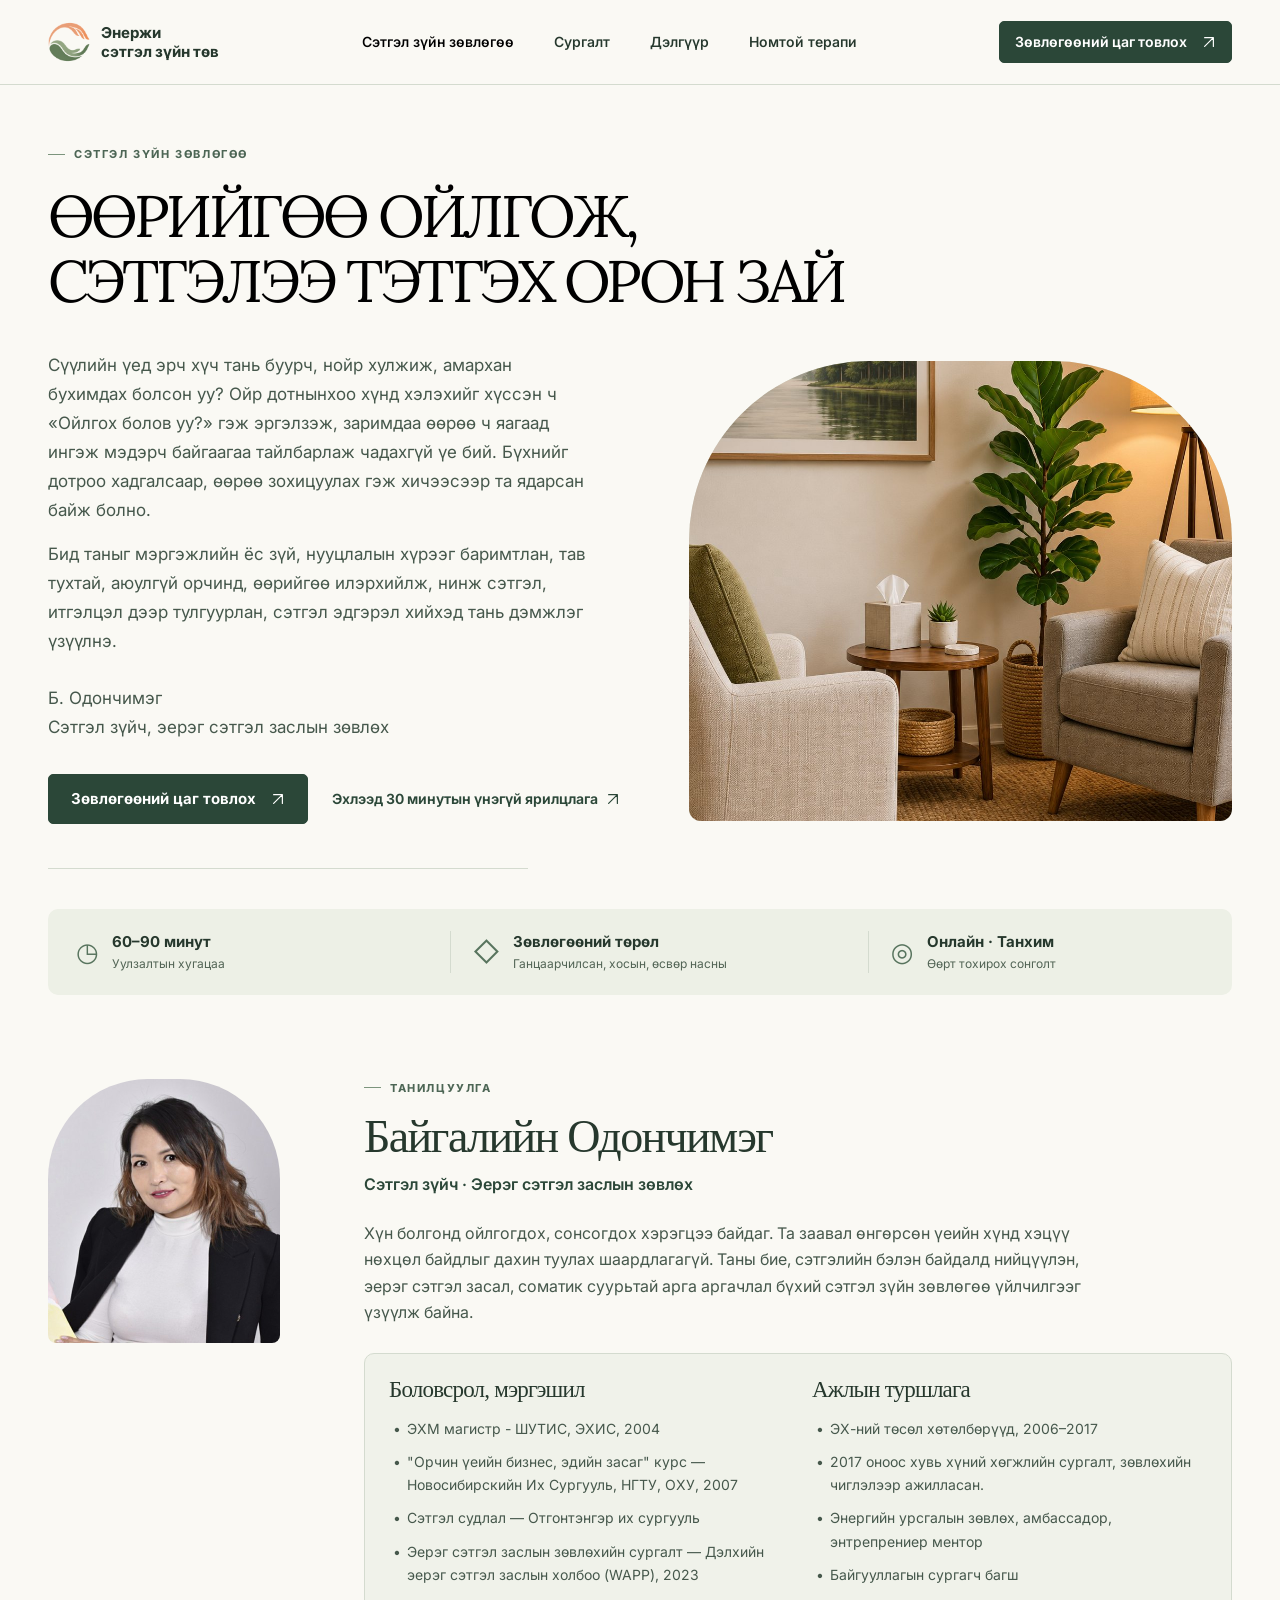
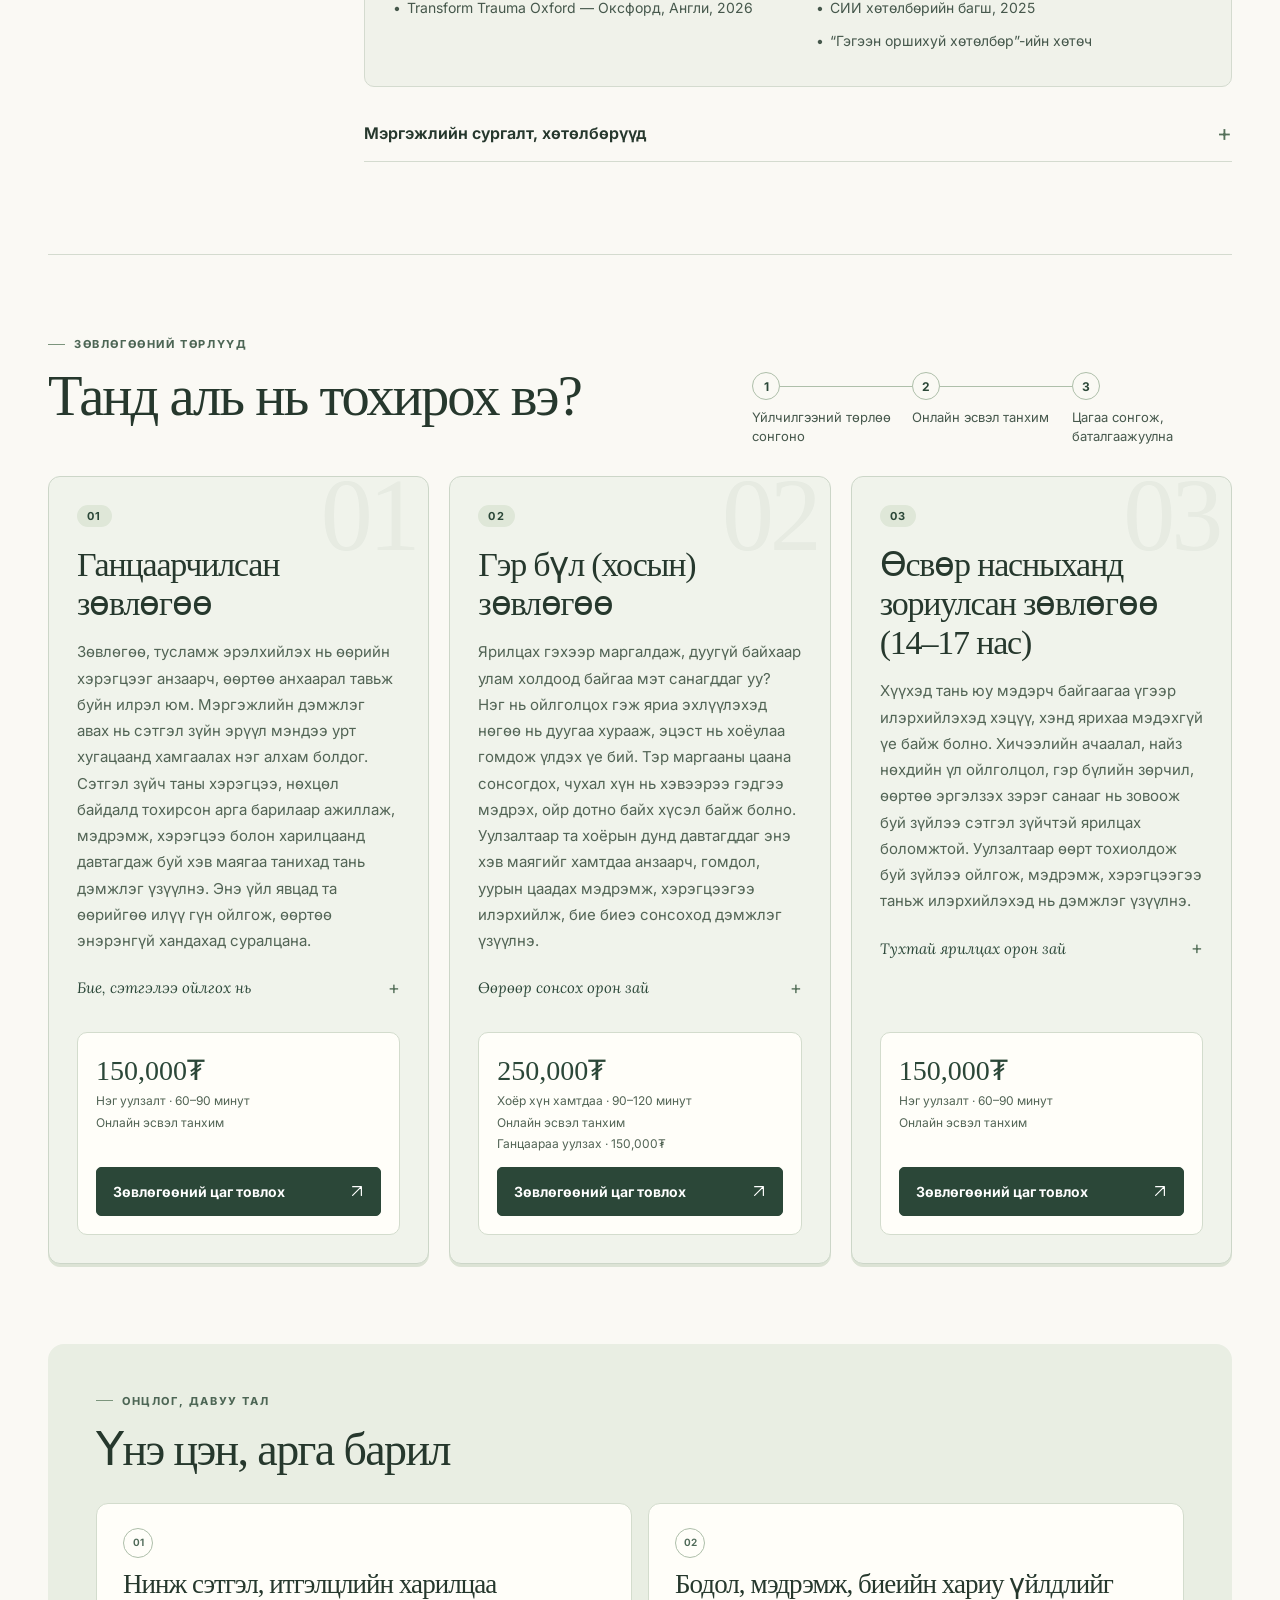
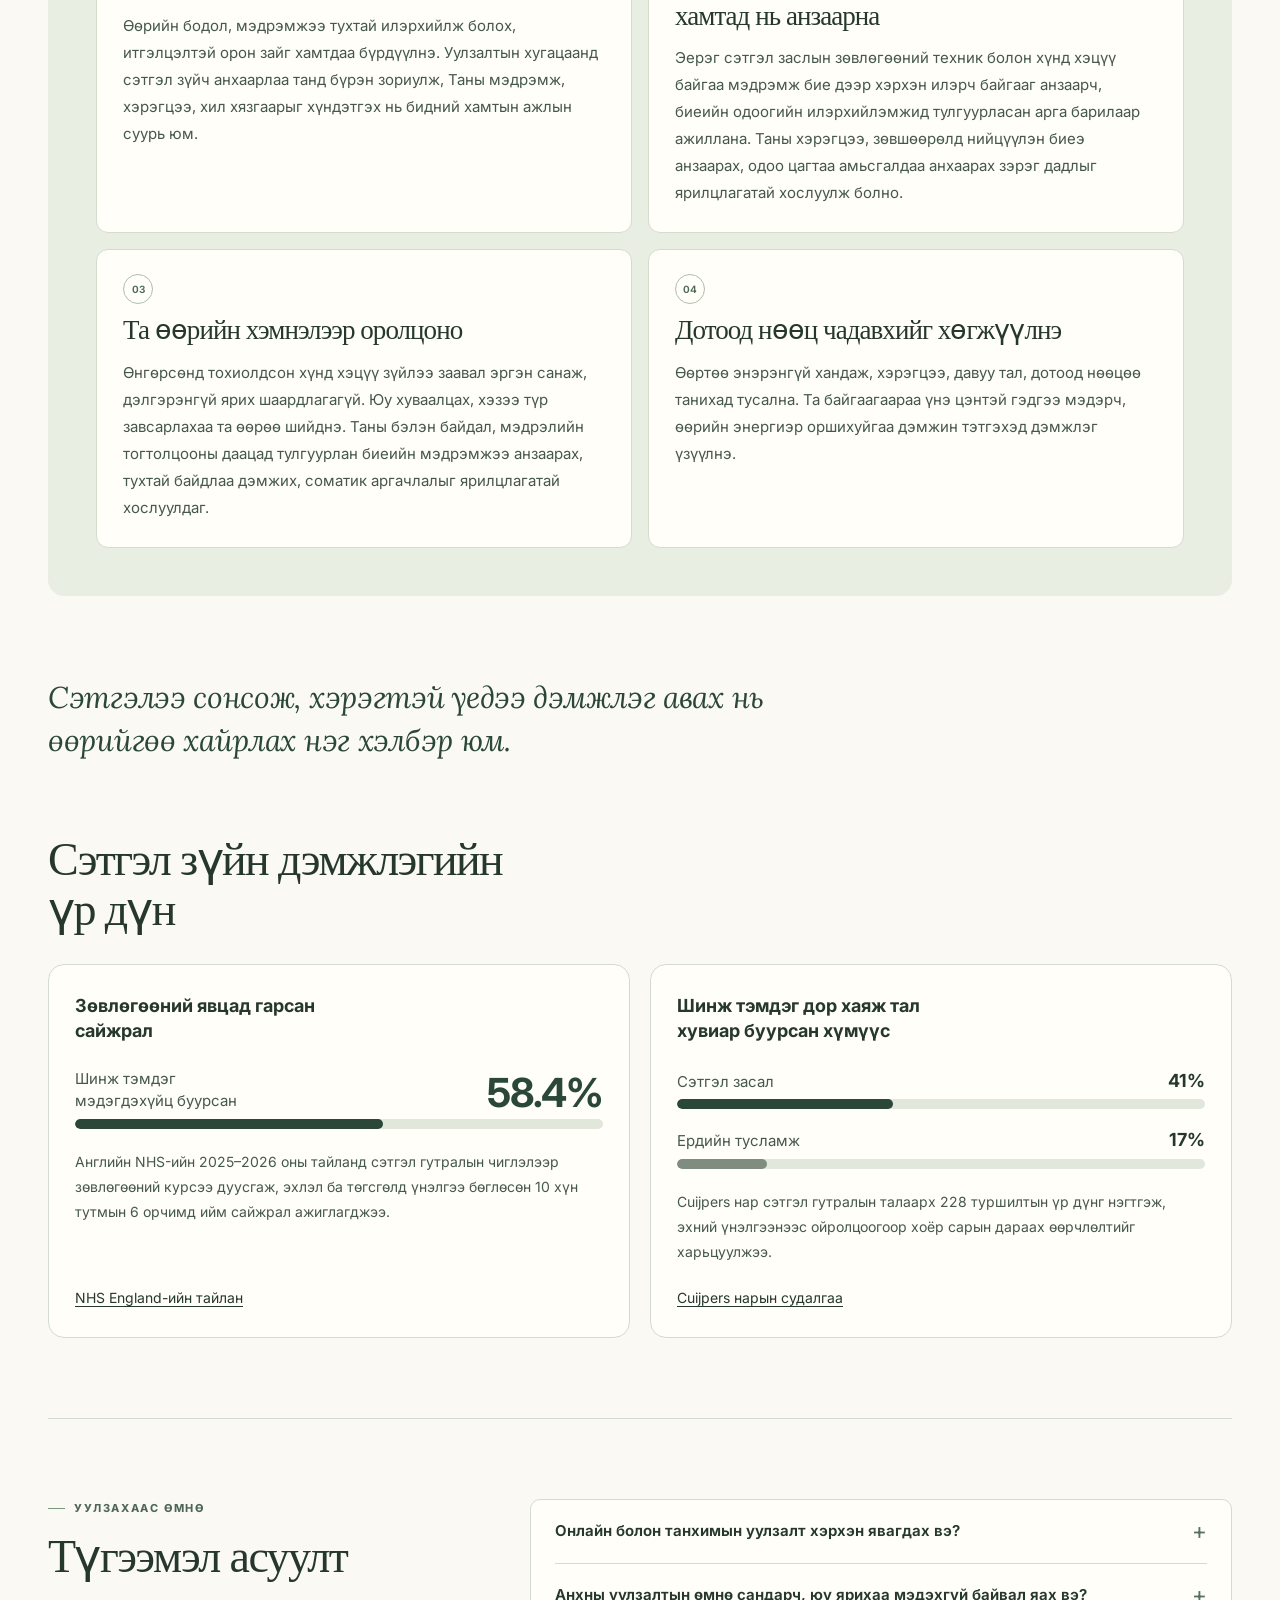
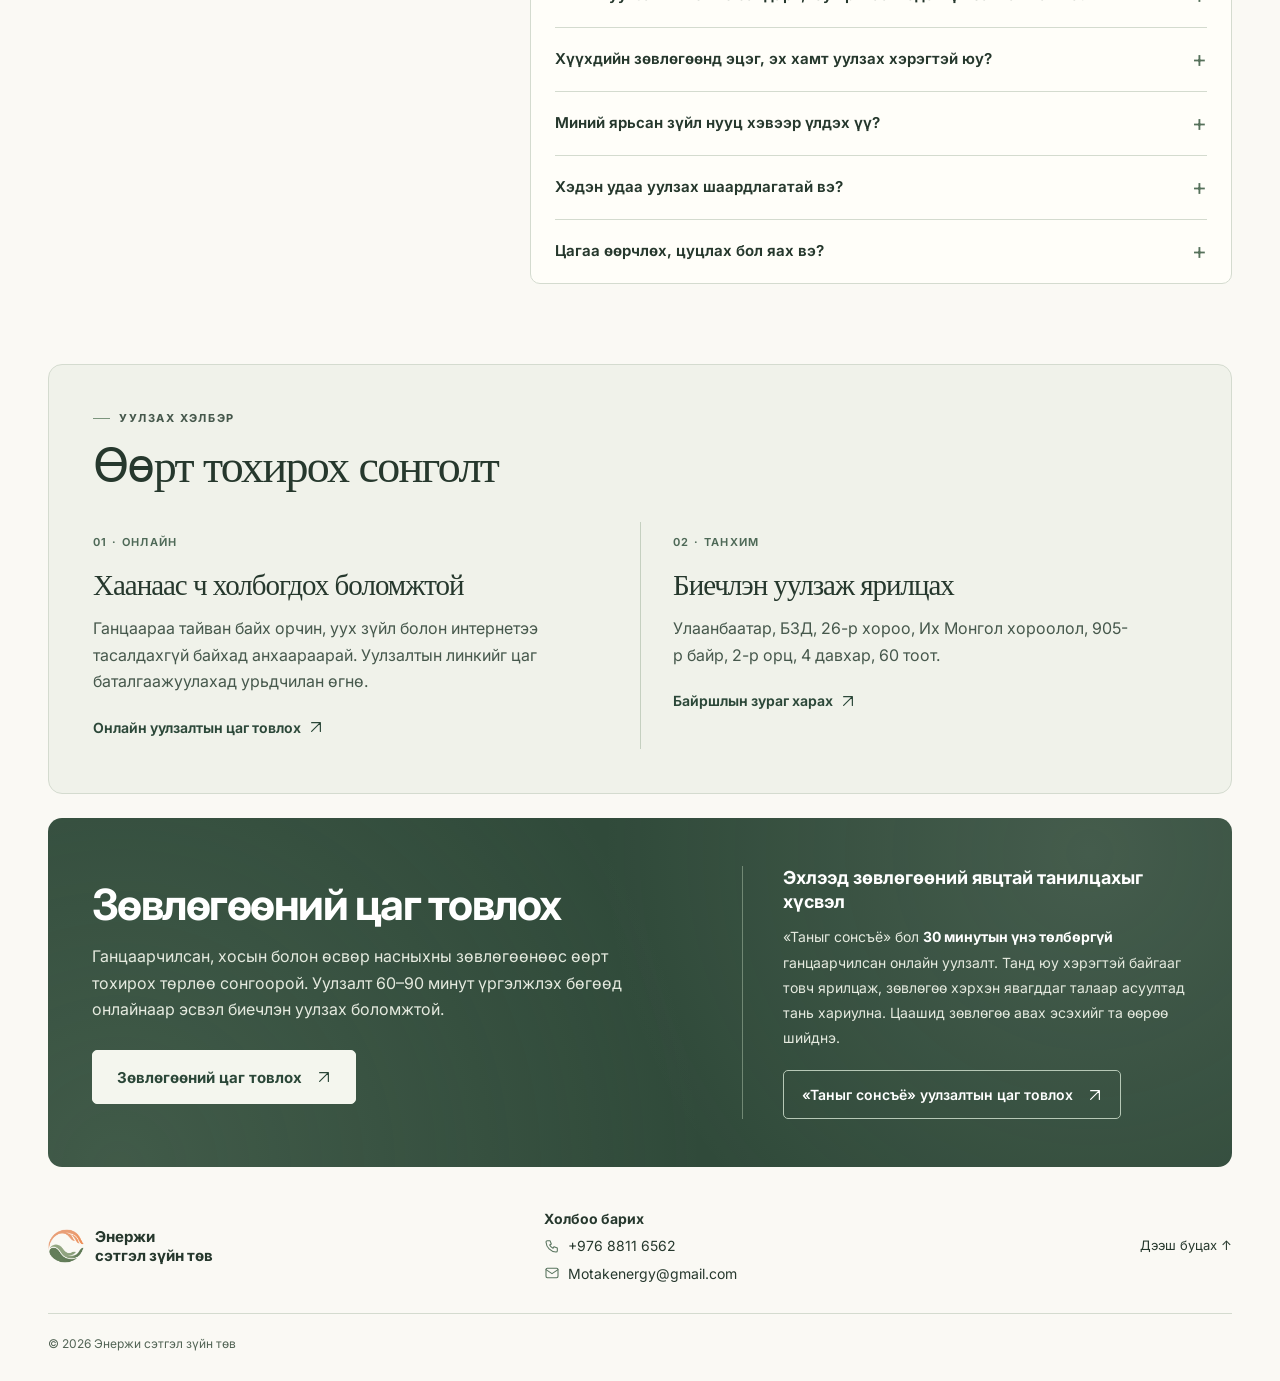
<file: index.html>
<!doctype html>
<html lang="mn">
<head>
  <meta charset="utf-8">
  <meta name="viewport" content="width=device-width, initial-scale=1">
  <title>Сэтгэл зүйн зөвлөгөө · Энержи сэтгэл зүйн төв</title>
  <meta name="description" content="Энержи сэтгэл зүйн төв — ганцаарчилсан, хосын болон өсвөр насныхны сэтгэл зүйн зөвлөгөө. Онлайн болон танхимаар.">
  <link rel="icon" type="image/png" href="assets/images/logo-mark.png">
  <link rel="apple-touch-icon" href="assets/images/logo-mark.png">
  <link rel="preconnect" href="https://fonts.googleapis.com">
  <link rel="preconnect" href="https://fonts.gstatic.com" crossorigin>
  <link href="https://fonts.googleapis.com/css2?family=Inter:ital,wght@0,400..800;1,700..800&family=Lora:ital,wght@0,400;1,400&display=swap" rel="stylesheet">
  <link rel="stylesheet" href="styles.css">
  <script>
    if ('IntersectionObserver' in window && matchMedia('(prefers-reduced-motion: no-preference)').matches) {
      document.documentElement.classList.add('reveal-on');
    }
  </script>
  <script src="script.js" defer></script>
</head>
<body id="top">
  <a class="skip-link" href="#main">Агуулга руу очих</a>

  <!-- Header -->
  <header class="site-header">
    <div class="container header-inner">
      <a class="brand" href="#top">
        <img class="brand-logo" src="assets/images/logo-mark.png" alt="" width="42" height="42">
        <span class="brand-name">Энержи<br>сэтгэл зүйн төв</span>
      </a>

      <nav class="main-nav" aria-label="Үндсэн цэс">
        <a href="index.html" aria-current="page">Сэтгэл зүйн зөвлөгөө</a>
        <a href="surgalt.html">Сургалт</a>
        <a href="delguur.html">Дэлгүүр</a>
        <a href="uulzalt.html">Номтой терапи</a>
      </nav>

      <a class="btn btn-primary btn-header" href="tel:88116562">
        Зөвлөгөөний цаг товлох
        <img src="assets/icons/arrow-light.svg" alt="" width="14" height="14">
      </a>
    </div>
  </header>

  <main id="main">
    <!-- Hero -->
    <section class="container hero">
      <div class="hero-head">
        <p class="eyebrow">СЭТГЭЛ ЗҮЙН ЗӨВЛӨГӨӨ</p>
        <h1 class="hero-title">ӨӨРИЙГӨӨ ОЙЛГОЖ,<br>СЭТГЭЛЭЭ ТЭТГЭХ ОРОН ЗАЙ</h1>
      </div>

      <div class="hero-text">
        <div class="hero-intro">
          <p>Сүүлийн үед эрч хүч тань буурч, нойр хулжиж, амархан бухимдах болсон уу? Ойр дотнынхоо хүнд хэлэхийг хүссэн ч «Ойлгох болов уу?» гэж эргэлзэж, заримдаа өөрөө ч яагаад ингэж мэдэрч байгаагаа тайлбарлаж чадахгүй үе бий. Бүхнийг дотроо хадгалсаар, өөрөө зохицуулах гэж хичээсээр та ядарсан байж болно.</p>
          <p>Бид таныг мэргэжлийн ёс зүй, нууцлалын хүрээг баримтлан, тав тухтай, аюулгүй орчинд, өөрийгөө илэрхийлж, нинж сэтгэл, итгэлцэл дээр тулгуурлан, сэтгэл эдгэрэл хийхэд тань дэмжлэг үзүүлнэ.</p>
          <p class="hero-signature">Б. Одончимэг<br>Сэтгэл зүйч, эерэг сэтгэл заслын зөвлөх</p>
        </div>

        <div class="hero-actions">
          <a class="btn btn-primary btn-hero" href="tel:88116562">
            Зөвлөгөөний цаг товлох
            <img src="assets/icons/arrow-light.svg" alt="" width="14" height="14">
          </a>
          <a class="text-link" href="#free-call">
            Эхлээд 30 минутын үнэгүй ярилцлага
            <img src="assets/icons/arrow-dark.svg" alt="" width="14" height="14">
          </a>
        </div>

        <hr class="hero-divider">
      </div>

      <div class="hero-media">
        <img src="assets/images/hero-room.jpg" alt="Хоёр түшлэгтэй сандал, ногоон ургамал, зөөлөн гэрэлтэй тав тухтай зөвлөгөөний өрөө" width="1024" height="1536">
      </div>
    </section>

    <!-- Quick facts -->
    <div class="container">
      <ul class="facts">
        <li class="fact">
          <span class="fact-icon" aria-hidden="true">◷</span>
          <span>
            <strong>60–90 минут</strong>
            <small>Уулзалтын хугацаа</small>
          </span>
        </li>
        <li class="fact">
          <span class="fact-icon" aria-hidden="true">◇</span>
          <span>
            <strong>Зөвлөгөөний төрөл</strong>
            <small>Ганцаарчилсан, хосын, өсвөр насны</small>
          </span>
        </li>
        <li class="fact">
          <span class="fact-icon" aria-hidden="true">◎</span>
          <span>
            <strong>Онлайн · Танхим</strong>
            <small>Өөрт тохирох сонголт</small>
          </span>
        </li>
      </ul>
    </div>

    <!-- About -->
    <section class="container about" aria-labelledby="about-title">
      <div class="about-photo">
        <img src="assets/images/portrait.jpg" alt="Сэтгэл зүйч Байгалийн Одончимэг" width="464" height="528">
      </div>

      <div class="about-body">
        <p class="eyebrow">ТАНИЛЦУУЛГА</p>
        <h2 id="about-title" class="h2-serif">Байгалийн Одончимэг</h2>
        <p class="about-role">Сэтгэл зүйч · Эерэг сэтгэл заслын зөвлөх</p>
        <p class="about-lead">Хүн болгонд ойлгогдох, сонсогдох хэрэгцээ байдаг. Та заавал өнгөрсөн үеийн хүнд хэцүү нөхцөл байдлыг дахин туулах шаардлагагүй. Таны бие, сэтгэлийн бэлэн байдалд нийцүүлэн, эерэг сэтгэл засал, соматик суурьтай арга аргачлал бүхий сэтгэл зүйн зөвлөгөө үйлчилгээг үзүүлж байна.</p>

        <div class="creds">
          <div>
            <h3 class="h3-serif">Боловсрол, мэргэшил</h3>
            <ul class="bullets">
              <li>ЭХМ магистр - ШУТИС, ЭХИС, 2004</li>
              <li>"Орчин үеийн бизнес, эдийн засаг" курс — Новосибирскийн Их Сургууль, НГТУ, ОХУ, 2007</li>
              <li>Сэтгэл судлал — Отгонтэнгэр их сургууль</li>
              <li>Эерэг сэтгэл заслын зөвлөхийн сургалт — Дэлхийн эерэг сэтгэл заслын холбоо (WAPP), 2023</li>
              <li>Transform Trauma Oxford — Оксфорд, Англи, 2026</li>
            </ul>
          </div>
          <div>
            <h3 class="h3-serif">Ажлын туршлага</h3>
            <ul class="bullets">
              <li>ЭХ-ний төсөл хөтөлбөрүүд, 2006–2017</li>
              <li>2017 оноос хувь хүний хөгжлийн сургалт, зөвлөхийн чиглэлээр ажилласан.</li>
              <li>Энергийн урсгалын зөвлөх, амбассадор, энтрепрениер ментор</li>
              <li>Байгууллагын сургагч багш</li>
              <li>СИИ хөтөлбөрийн багш, 2025</li>
              <li>“Гэгээн оршихуй хөтөлбөр”-ийн хөтөч</li>
            </ul>
          </div>
        </div>

        <details class="accordion accordion-lg">
          <summary>Мэргэжлийн сургалт, хөтөлбөрүүд <span class="plus" aria-hidden="true">+</span></summary>
          <div class="accordion-body">
            <p>Кларити көүчинг хөтөлбөр · Суралцаж байна</p>
            <p>«Гэгээн оршихуй» хөтөлбөрийн хөтөч бэлтгэх сургалт · Болормаа көүч · 2025</p>
            <p>Гэрч, хохирогч хүүхдүүдэд сэтгэл зүйн зөвлөгөө, тусламж үзүүлэх нь · ДЗОУБ, ХССХ · 2024</p>
            <p>Тоглоомон сэтгэл заслын мэргэшүүлэх сургалт · Гэр бүл анхаарлын төв, Timothy Freisen · 2024</p>
            <p>Сэтгэл зүйн зөвлөгөөнд ярилцлагын аргыг хэрэглэх нь · Гэр бүл анхаарлын төв · 2024</p>
            <p>Метафор картын тусгай курс · СЗХХ · 2024</p>
            <p>Метафор картыг ашиглах нь · Проектив сэтгэл судлал · 2023</p>
          </div>
        </details>
      </div>
    </section>

    <!-- Services -->
    <section id="services" class="container services" aria-labelledby="services-title">
      <p class="eyebrow">ЗӨВЛӨГӨӨНИЙ ТӨРЛҮҮД</p>
      <div class="services-head">
        <h2 id="services-title" class="h2-serif h2-xl">Танд аль нь тохирох вэ?</h2>
        <ol class="flow" aria-label="Цаг товлох алхам">
          <li><span class="flow-num">1</span><span>Үйлчилгээний төрлөө сонгоно</span></li>
          <li><span class="flow-num">2</span><span>Онлайн эсвэл танхим</span></li>
          <li><span class="flow-num">3</span><span>Цагаа сонгож, баталгаажуулна</span></li>
        </ol>
      </div>

      <div class="cards">
        <article class="card">
          <span class="card-num">01</span>
          <h3 class="card-title">Ганцаарчилсан зөвлөгөө</h3>
          <p class="card-text">Зөвлөгөө, тусламж эрэлхийлэх нь өөрийн хэрэгцээг анзаарч, өөртөө анхаарал тавьж буйн илрэл юм. Мэргэжлийн дэмжлэг авах нь сэтгэл зүйн эрүүл мэндээ урт хугацаанд хамгаалах нэг алхам болдог. Сэтгэл зүйч таны хэрэгцээ, нөхцөл байдалд тохирсон арга барилаар ажиллаж, мэдрэмж, хэрэгцээ болон харилцаанд давтагдаж буй хэв маягаа танихад тань дэмжлэг үзүүлнэ. Энэ үйл явцад та өөрийгөө илүү гүн ойлгож, өөртөө энэрэнгүй хандахад суралцана.</p>
          <details class="accordion accordion-sm">
            <summary>Бие, сэтгэлээ ойлгох нь <span class="plus" aria-hidden="true">+</span></summary>
            <div class="accordion-body">
              <p>Хүнд үеийг ганцаараа туулах амаргүй. Туулж буй бүхнийхээ ачааллыг бие, сэтгэлээрээ зэрэг мэдэрч байгаа болохоор танд хэцүү санагдах нь ойлгомжтой. Ийм үед сэтгэл зүйчид хандаж, мэргэжлийн дэмжлэг аваарай.</p>
            </div>
          </details>
          <div class="card-book">
            <div class="card-price">
              <strong>150,000₮</strong>
              <small>Нэг уулзалт · 60–90 минут<br>Онлайн эсвэл танхим</small>
            </div>
            <a class="btn btn-primary btn-block" href="tel:88116562">
              Зөвлөгөөний цаг товлох
              <img src="assets/icons/arrow-light.svg" alt="" width="14" height="14">
            </a>
          </div>
        </article>

        <article class="card">
          <span class="card-num">02</span>
          <h3 class="card-title">Гэр бүл (хосын) зөвлөгөө</h3>
          <p class="card-text">Ярилцах гэхээр маргалдаж, дуугүй байхаар улам холдоод байгаа мэт санагддаг уу? Нэг нь ойлголцох гэж яриа эхлүүлэхэд нөгөө нь дуугаа хурааж, эцэст нь хоёулаа гомдож үлдэх үе бий. Тэр маргааны цаана сонсогдох, чухал хүн нь хэвээрээ гэдгээ мэдрэх, ойр дотно байх хүсэл байж болно. Уулзалтаар та хоёрын дунд давтагддаг энэ хэв маягийг хамтдаа анзаарч, гомдол, уурын цаадах мэдрэмж, хэрэгцээгээ илэрхийлж, бие биеэ сонсоход дэмжлэг үзүүлнэ.</p>
          <details class="accordion accordion-sm">
            <summary>Өөрөөр сонсох орон зай <span class="plus" aria-hidden="true">+</span></summary>
            <div class="accordion-body">
              <p>Өссөн орчин, туулсан туршлагаас шалтгаалан хүн бүр хайр халамжийг илэрхийлэх, ойр дотнын хүнээсээ юу хүлээх тухай өөр өөр ойлголттой байдаг. Эдгээр ялгааг таних нь өөрт танил болсон хандлагаа эргэцүүлж, нөгөө хүний туршлагыг шинэ өнцгөөс харах боломж өгнө.</p>
              <p>Та ганцаараа эсвэл хостойгоо хамт ирж болно.</p>
            </div>
          </details>
          <div class="card-book">
            <div class="card-price">
              <strong>250,000₮</strong>
              <small>Хоёр хүн хамтдаа · 90–120 минут<br>Онлайн эсвэл танхим<br>Ганцаараа уулзах · 150,000₮</small>
            </div>
            <a class="btn btn-primary btn-block" href="tel:88116562">
              Зөвлөгөөний цаг товлох
              <img src="assets/icons/arrow-light.svg" alt="" width="14" height="14">
            </a>
          </div>
        </article>

        <article class="card">
          <span class="card-num">03</span>
          <h3 class="card-title">Өсвөр насныханд зориулсан зөвлөгөө (14–17 нас)</h3>
          <p class="card-text">Хүүхэд тань юу мэдэрч байгаагаа үгээр илэрхийлэхэд хэцүү, хэнд ярихаа мэдэхгүй үе байж болно. Хичээлийн ачаалал, найз нөхдийн үл ойлголцол, гэр бүлийн зөрчил, өөртөө эргэлзэх зэрэг санааг нь зовоож буй зүйлээ сэтгэл зүйчтэй ярилцах боломжтой. Уулзалтаар өөрт тохиолдож буй зүйлээ ойлгож, мэдрэмж, хэрэгцээгээ таньж илэрхийлэхэд нь дэмжлэг үзүүлнэ.</p>
          <details class="accordion accordion-sm">
            <summary>Тухтай ярилцах орон зай <span class="plus" aria-hidden="true">+</span></summary>
            <div class="accordion-body">
              <p>Хүүхдийн тань хүсэл, бэлэн байдлыг хүндэтгэж, итгэлцлийг аажмаар бүрдүүлнэ. Юу хуваалцахаа бодох, үгээ олох, түр чимээгүй суух цаг ч түүнд бий. Зөвлөгөө эхлэхийн өмнө хүүхэд болон эцэг эх, асран хамгаалагчид нууцлалын хүрээг тайлбарлаж, уулзалтад хэрхэн оролцохыг хамтдаа тохирно.</p>
            </div>
          </details>
          <div class="card-book">
            <div class="card-price">
              <strong>150,000₮</strong>
              <small>Нэг уулзалт · 60–90 минут<br>Онлайн эсвэл танхим</small>
            </div>
            <a class="btn btn-primary btn-block" href="tel:88116562">
              Зөвлөгөөний цаг товлох
              <img src="assets/icons/arrow-light.svg" alt="" width="14" height="14">
            </a>
          </div>
        </article>
      </div>
    </section>

    <!-- Values -->
    <div class="container">
      <section class="values" aria-labelledby="values-title">
        <p class="eyebrow">ОНЦЛОГ, ДАВУУ ТАЛ</p>
        <h2 id="values-title" class="h2-serif">Үнэ цэн, арга барил</h2>

        <div class="values-grid">
          <article class="value">
            <span class="value-num">01</span>
            <h3 class="h3-serif value-title">Нинж сэтгэл, итгэлцлийн харилцаа</h3>
            <p>Өөрийн бодол, мэдрэмжээ тухтай илэрхийлж болох, итгэлцэлтэй орон зайг хамтдаа бүрдүүлнэ. Уулзалтын хугацаанд сэтгэл зүйч анхаарлаа танд бүрэн зориулж, Таны мэдрэмж, хэрэгцээ, хил хязгаарыг хүндэтгэх нь бидний хамтын ажлын суурь юм.</p>
          </article>
          <article class="value">
            <span class="value-num">02</span>
            <h3 class="h3-serif value-title">Бодол, мэдрэмж, биеийн хариу үйлдлийг хамтад нь анзаарна</h3>
            <p>Эерэг сэтгэл заслын зөвлөгөөний техник болон хүнд хэцүү байгаа мэдрэмж бие дээр хэрхэн илэрч байгааг анзаарч, биеийн одоогийн илэрхийлэмжид тулгуурласан арга барилаар ажиллана. Таны хэрэгцээ, зөвшөөрөлд нийцүүлэн биеэ анзаарах, одоо цагтаа амьсгалдаа анхаарах зэрэг дадлыг ярилцлагатай хослуулж болно.</p>
          </article>
          <article class="value">
            <span class="value-num">03</span>
            <h3 class="h3-serif value-title">Та өөрийн хэмнэлээр оролцоно</h3>
            <p>Өнгөрсөнд тохиолдсон хүнд хэцүү зүйлээ заавал эргэн санаж, дэлгэрэнгүй ярих шаардлагагүй. Юу хуваалцах, хэзээ түр завсарлахаа та өөрөө шийднэ. Таны бэлэн байдал, мэдрэлийн тогтолцооны даацад тулгуурлан биеийн мэдрэмжээ анзаарах, тухтай байдлаа дэмжих, соматик аргачлалыг ярилцлагатай хослуулдаг.</p>
          </article>
          <article class="value">
            <span class="value-num">04</span>
            <h3 class="h3-serif value-title">Дотоод нөөц чадавхийг хөгжүүлнэ</h3>
            <p>Өөртөө энэрэнгүй хандаж, хэрэгцээ, давуу тал, дотоод нөөцөө танихад тусална. Та байгаагаараа үнэ цэнтэй гэдгээ мэдэрч, өөрийн энергиэр оршихуйгаа дэмжин тэтгэхэд дэмжлэг үзүүлнэ.</p>
          </article>
        </div>
      </section>
    </div>

    <!-- Quote -->
    <div class="container">
      <blockquote class="quote">Сэтгэлээ сонсож, хэрэгтэй үедээ дэмжлэг авах нь өөрийгөө хайрлах нэг хэлбэр юм.</blockquote>
    </div>

    <!-- Results -->
    <section class="container results" aria-labelledby="results-title">
      <h2 id="results-title" class="h2-serif">Сэтгэл зүйн дэмжлэгийн<br>үр дүн</h2>

      <div class="results-grid">
        <article class="result-card">
          <h3 class="result-title">Зөвлөгөөний явцад гарсан сайжрал</h3>
          <div class="result-stat">
            <span class="result-label">Шинж тэмдэг мэдэгдэхүйц буурсан</span>
            <strong class="result-big">58.4%</strong>
          </div>
          <div class="bar" aria-hidden="true"><span style="width: 58.4%"></span></div>
          <p class="result-text">Английн NHS-ийн 2025–2026 оны тайланд сэтгэл гутралын чиглэлээр зөвлөгөөний курсээ дуусгаж, эхлэл ба төгсгөлд үнэлгээ бөглөсөн 10 хүн тутмын 6 орчимд ийм сайжрал ажиглагджээ.</p>
          <a class="result-link" href="https://digital.nhs.uk/data-and-information/publications/statistical/nhs-talking-therapies-for-anxiety-and-depression-annual-reports/2025-26" target="_blank" rel="noopener">NHS England-ийн тайлан</a>
        </article>

        <article class="result-card">
          <h3 class="result-title">Шинж тэмдэг дор хаяж тал хувиар буурсан хүмүүс</h3>
          <div class="result-row">
            <span class="result-label">Сэтгэл засал</span>
            <strong>41%</strong>
          </div>
          <div class="bar" aria-hidden="true"><span style="width: 41%"></span></div>
          <div class="result-row">
            <span class="result-label">Ердийн тусламж</span>
            <strong>17%</strong>
          </div>
          <div class="bar bar-muted" aria-hidden="true"><span style="width: 17%"></span></div>
          <p class="result-text">Cuijpers нар сэтгэл гутралын талаарх 228 туршилтын үр дүнг нэгтгэж, эхний үнэлгээнээс ойролцоогоор хоёр сарын дараах өөрчлөлтийг харьцуулжээ.</p>
          <a class="result-link" href="https://pubmed.ncbi.nlm.nih.gov/34107050/" target="_blank" rel="noopener">Cuijpers нарын судалгаа</a>
        </article>
      </div>
    </section>

    <!-- FAQ -->
    <section class="container faq" aria-labelledby="faq-title">
      <div>
        <p class="eyebrow">УУЛЗАХААС ӨМНӨ</p>
        <h2 id="faq-title" class="h2-serif">Түгээмэл асуулт</h2>
      </div>

      <div class="faq-list">
        <details class="accordion accordion-faq">
          <summary>Онлайн болон танхимын уулзалт хэрхэн явагдах вэ? <span class="plus" aria-hidden="true">+</span></summary>
          <div class="accordion-body">
            <p>Та онлайн эсвэл танхимын уулзалтаас өөрт тохирохыг сонгоно.</p>
            <p>Онлайн уулзалтад интернетийн тогтвортой холболттой, бусдад сонсогдохгүй тайван орчноос оролцоорой. Линкийг цаг баталгаажуулахад, имэйлээр нь илгээнэ.</p>          </div>
        </details>
        <details class="accordion accordion-faq">
          <summary>Анхны уулзалтын өмнө сандарч, юу ярихаа мэдэхгүй байвал яах вэ? <span class="plus" aria-hidden="true">+</span></summary>
          <div class="accordion-body">
            <p>Анх удаа сэтгэл зүйчтэй уулзахдаа сандарч, хаанаас эхлэхээ мэдэхгүй байх нь түгээмэл. Та «Би сандарч байна», «Юунаас эхлэхээ мэдэхгүй байна» гэж хэлж болно. Сэтгэл зүйч асуултаар чиглүүлж, өөрт тань эвтэй хэмнэлээр ярилцахад тусална.</p>
            <p>Хүсвэл ярилцахыг хүссэн нэг, хоёр зүйлээ тэмдэглээд ирээрэй. Одоогийн амьдралд нөлөөлж буй зүйлээс эхэлнэ. Шаардлагатай үед өнгөрсөн туршлагыг таны бэлэн байдалд нийцүүлэн ярилцана.</p>
          </div>
        </details>
        <details class="accordion accordion-faq">
          <summary>Хүүхдийн зөвлөгөөнд эцэг, эх хамт уулзах хэрэгтэй юу? <span class="plus" aria-hidden="true">+</span></summary>
          <div class="accordion-body">
            <p>Зөвлөгөө эхлэхээс өмнө хүүхэд болон эцэг эх, асран хамгаалагчтай нууцлалын хүрээ, ямар мэдээллийг хэрхэн хуваалцах талаар ярилцана. Хүүхдийн санал, бэлэн байдлыг мөн харгалзан үзнэ.</p>
          </div>
        </details>
        <details class="accordion accordion-faq">
          <summary>Миний ярьсан зүйл нууц хэвээр үлдэх үү? <span class="plus" aria-hidden="true">+</span></summary>
          <div class="accordion-body">
            <p>Таны ярьсан зүйл болон хувийн мэдээллийн нууцлалыг чанд хамгаална.</p>
            <p>Өөртөө эсвэл бусдад ноцтой аюул учрах эрсдэлтэй, эсвэл хуулиар мэдээлэх шаардлагатай зэрэг нөхцөлд нууцлал хязгаарлагдаж болно. Эдгээр нөхцөлийг уулзалтын эхэнд тодруулж, та асуулт асуух боломжтой.</p>
          </div>
        </details>
        <details class="accordion accordion-faq">
          <summary>Хэдэн удаа уулзах шаардлагатай вэ? <span class="plus" aria-hidden="true">+</span></summary>
          <div class="accordion-body">
            <p>Уулзалтын тоо нь таны хэрэгцээ, зорилго, тулгарч буй асуудлын онцлогоос хамаарна. Зарим тохиолдолд цөөн уулзалтаар тодорхой асуудалд төвлөрч ажиллах боломжтой бол удаан үргэлжилсэн бэрхшээл, давтагддаг хэв маягийг ойлгож өөрчлөхөд илүү хугацаа шаардлагатай байж болно.</p>
            <p>Эхний уулзалтуудаар цаашдын чиглэл, уулзалтын давтамжийг хамтдаа тохирч, явцын дунд ахиц болон хэрэгцээг тань эргэн ярилцана.</p>
          </div>
        </details>
        <details class="accordion accordion-faq">
          <summary>Цагаа өөрчлөх, цуцлах бол яах вэ? <span class="plus" aria-hidden="true">+</span></summary>
          <div class="accordion-body">
            <p>Товлосон цагтаа ирэх боломжгүй болсон бол уулзалтаас 1–3 хоногийн өмнө <a href="tel:88116562">88116562</a> утсаар мэдэгдээрэй. Цагаа өөрчлөх хүсэлт гаргавал боломжит цагуудаас дахин тохирно.</p>
          </div>
        </details>
      </div>
    </section>

    <!-- Formats -->
    <div class="container">
      <section class="formats" aria-labelledby="formats-title">
        <p class="eyebrow eyebrow-dark">УУЛЗАХ ХЭЛБЭР</p>
        <h2 id="formats-title" class="h2-serif">Өөрт тохирох сонголт</h2>

        <div class="formats-grid">
          <article class="format">
            <span class="format-label">01 · ОНЛАЙН</span>
            <h3 class="format-title-serif">Хаанаас ч холбогдох боломжтой</h3>
            <p>Ганцаараа тайван байх орчин, уух зүйл болон интернетээ тасалдахгүй байхад анхаараарай. Уулзалтын линкийг цаг баталгаажуулахад урьдчилан өгнө.</p>
            <a class="text-link" href="tel:88116562">
              Онлайн уулзалтын цаг товлох
              <img src="assets/icons/arrow-dark.svg" alt="" width="14" height="14">
            </a>
          </article>
          <article class="format">
            <span class="format-label">02 · ТАНХИМ</span>
            <h3 class="format-title-serif">Биечлэн уулзаж ярилцах</h3>
            <p>Улаанбаатар, БЗД, 26-р хороо, Их Монгол хороолол, 905-р байр, 2-р орц, 4 давхар, 60 тоот.</p>
            <a class="text-link" href="https://www.google.com/maps/search/?api=1&amp;query=%D0%98%D1%85+%D0%9C%D0%BE%D0%BD%D0%B3%D0%BE%D0%BB+%D1%85%D0%BE%D1%80%D0%BE%D0%BE%D0%BB%D0%BE%D0%BB+905+%D0%A3%D0%BB%D0%B0%D0%B0%D0%BD%D0%B1%D0%B0%D0%B0%D1%82%D0%B0%D1%80" target="_blank" rel="noopener">
              Байршлын зураг харах
              <img src="assets/icons/arrow-dark.svg" alt="" width="14" height="14">
            </a>
          </article>
        </div>
      </section>
    </div>

    <!-- CTA -->
    <div class="container">
      <section class="cta" aria-labelledby="cta-title">
        <!-- Primary: book a consultation -->
        <div class="cta-main">
          <h2 id="cta-title" class="cta-title">Зөвлөгөөний цаг товлох</h2>
          <p class="cta-lead">Ганцаарчилсан, хосын болон өсвөр насныхны зөвлөгөөнөөс өөрт тохирох төрлөө сонгоорой. Уулзалт 60–90 минут үргэлжлэх бөгөөд онлайнаар эсвэл биечлэн уулзах боломжтой.</p>
          <a class="btn btn-light" href="tel:88116562">
            Зөвлөгөөний цаг товлох
            <img src="assets/icons/arrow-dark.svg" alt="" width="14" height="14">
          </a>
        </div>

        <!-- Secondary: free 30-min intro call -->
        <div class="cta-alt" id="free-call">
          <h3 class="cta-alt-title">Эхлээд зөвлөгөөний явцтай танилцахыг хүсвэл</h3>
          <p>«Таныг сонсъё» бол <strong>30 минутын үнэ төлбөргүй</strong> ганцаарчилсан онлайн уулзалт. Танд юу хэрэгтэй байгааг товч ярилцаж, зөвлөгөө хэрхэн явагддаг талаар асуултад тань хариулна. Цаашид зөвлөгөө авах эсэхийг та өөрөө шийднэ.</p>
          <a class="btn btn-outline" href="#">
            «Таныг сонсъё» уулзалтын цаг товлох
            <img src="assets/icons/arrow-light.svg" alt="" width="14" height="14">
          </a>
        </div>
      </section>
    </div>
  </main>

  <footer class="container site-footer">
    <div class="footer-main">
      <a class="brand brand-footer" href="#top">
        <img class="brand-logo" src="assets/images/logo-mark.png" alt="" width="36" height="36">
        <span class="brand-name">Энержи<br>сэтгэл зүйн төв</span>
      </a>

      <address class="footer-contact">
        <p class="footer-heading">Холбоо барих</p>
        <p class="contact-line">
          <svg class="contact-icon" viewBox="0 0 24 24" width="16" height="16" aria-hidden="true"><path d="M5 4h4l2 5-2.5 1.5a11 11 0 0 0 5 5L15 13l5 2v4a2 2 0 0 1-2 2A16 16 0 0 1 3 6a2 2 0 0 1 2-2"/></svg>
          <span class="sr-only">Утас:</span>
          <a href="tel:+97688116562">+976 8811 6562</a>
        </p>
        <p class="contact-line">
          <svg class="contact-icon" viewBox="0 0 24 24" width="16" height="16" aria-hidden="true"><rect x="3" y="5" width="18" height="14" rx="2"/><path d="m3 7 9 6 9-6"/></svg>
          <span class="sr-only">Имэйл:</span>
          <a href="mailto:Motakenergy@gmail.com">Motakenergy@gmail.com</a>
        </p>
      </address>

      <a class="back-top" href="#top">Дээш буцах ↑</a>
    </div>

    <p class="footer-copy">© 2026 Энержи сэтгэл зүйн төв</p>
  </footer>
</body>
</html>
</file>
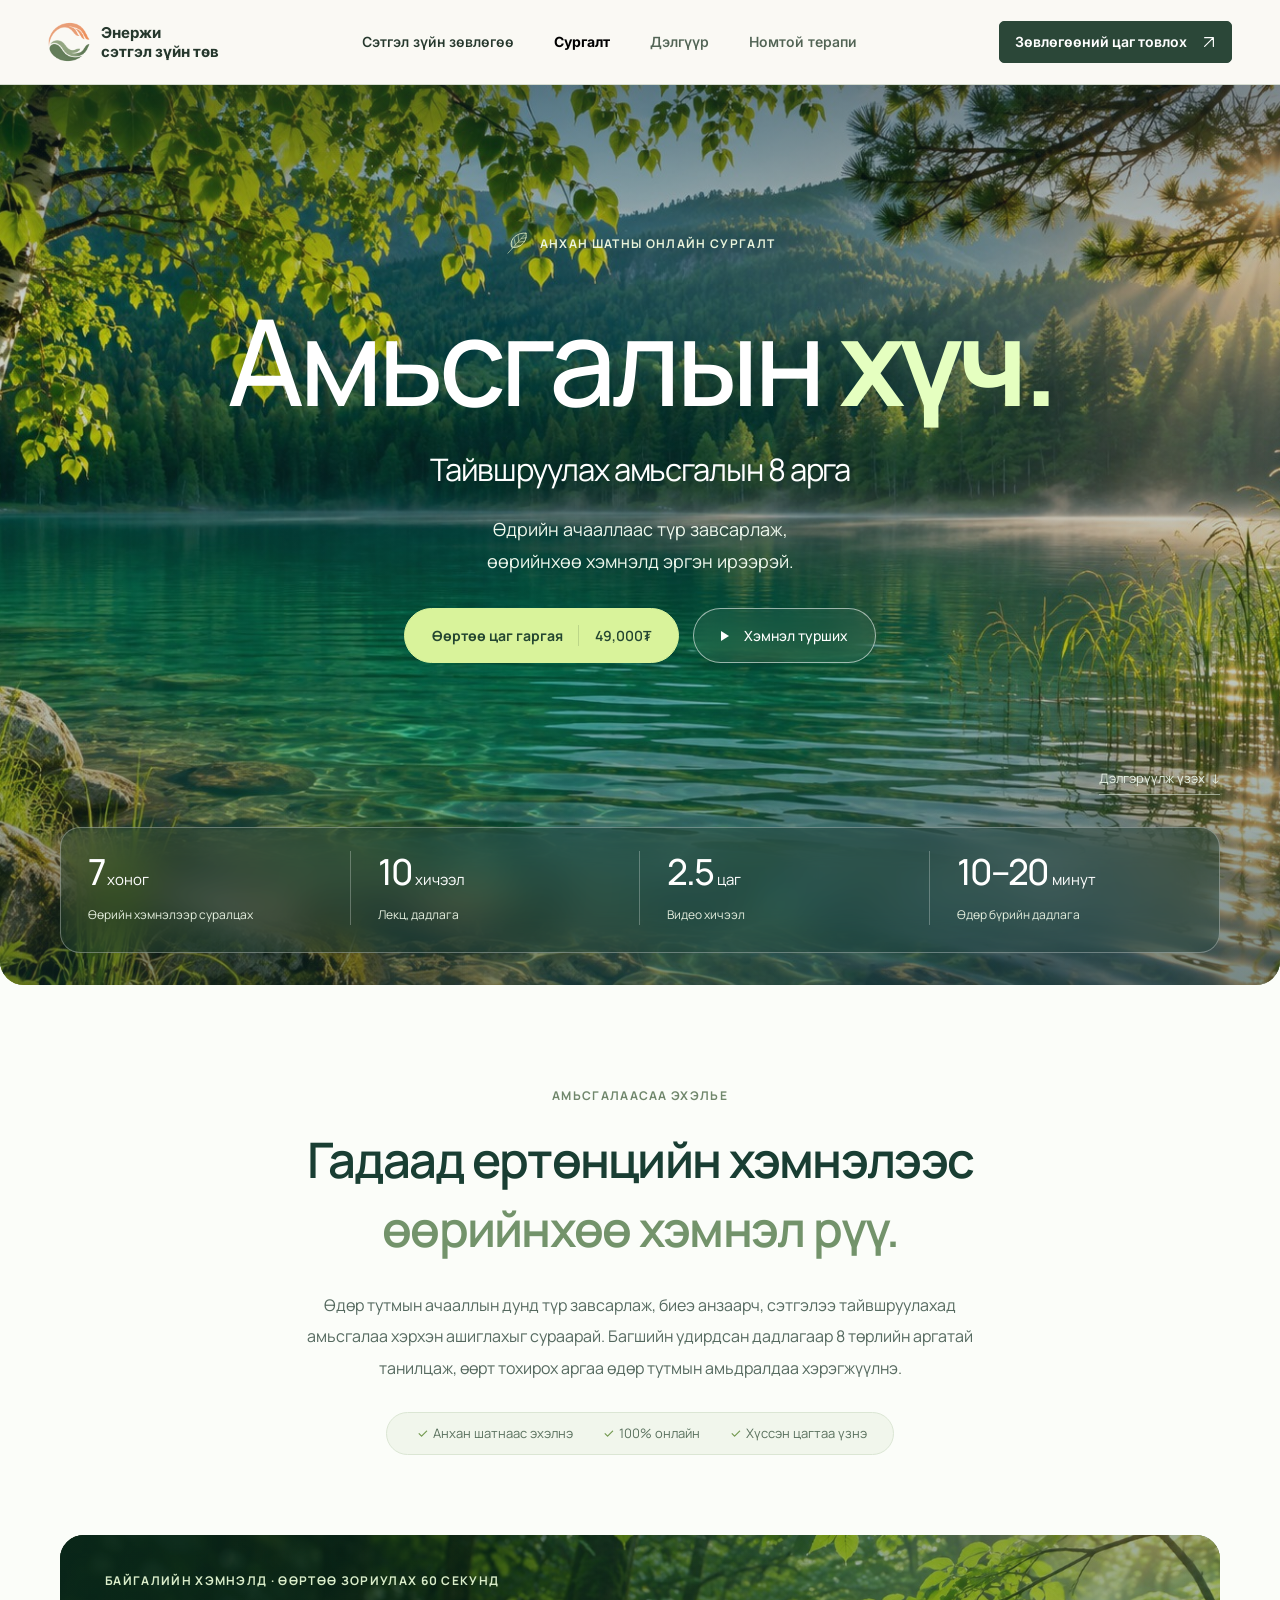
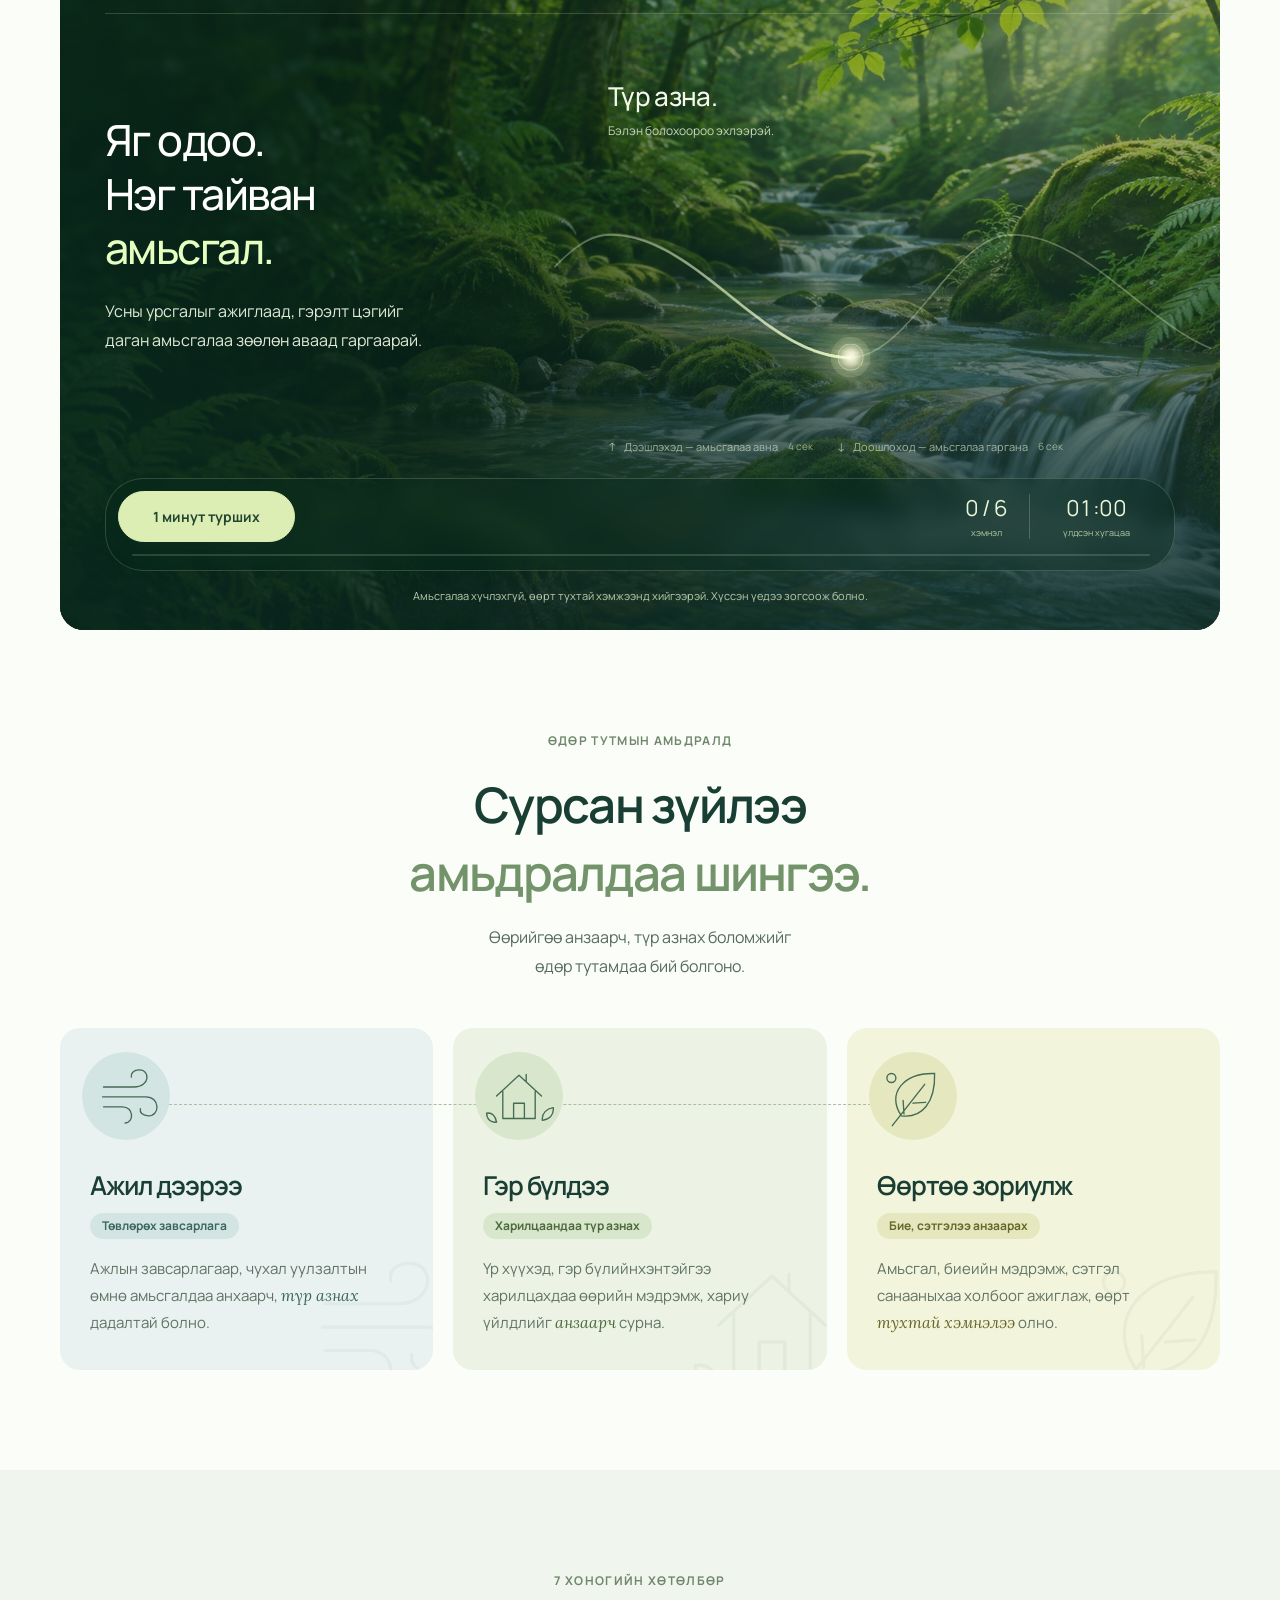
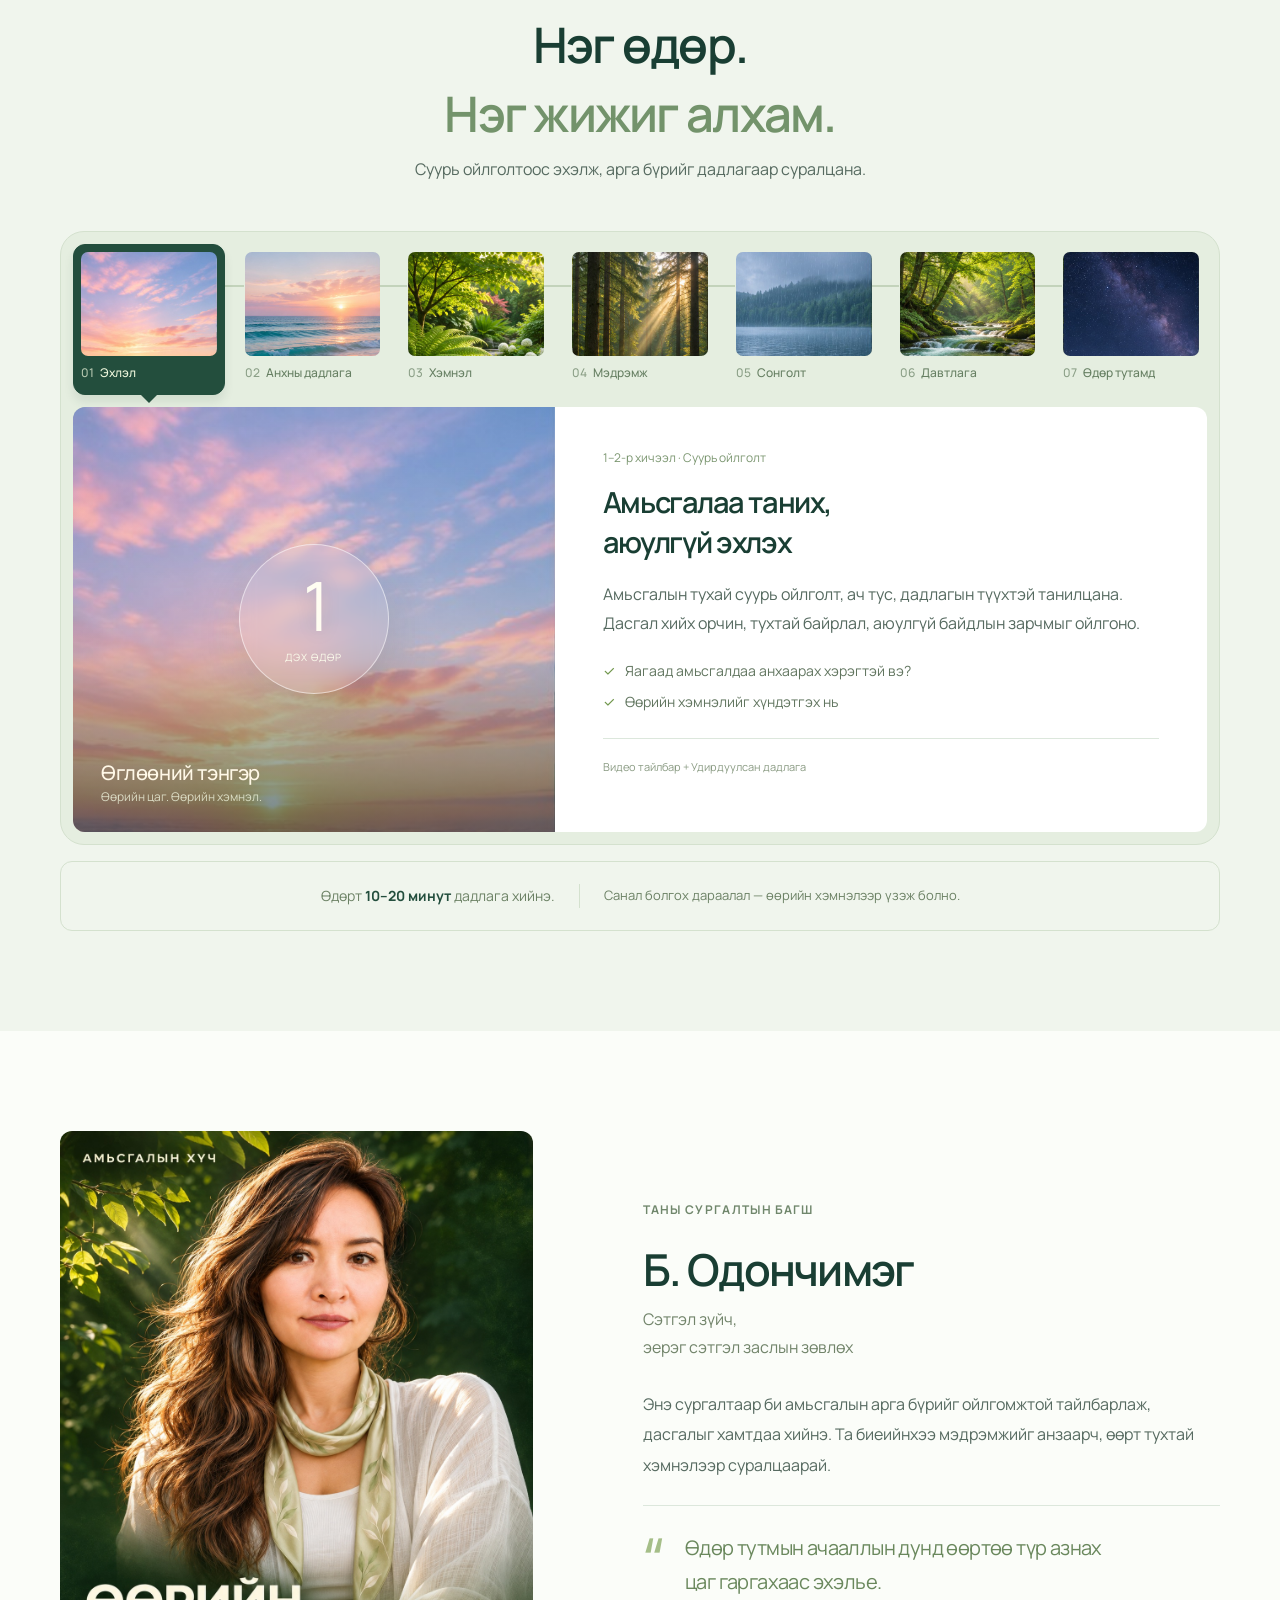
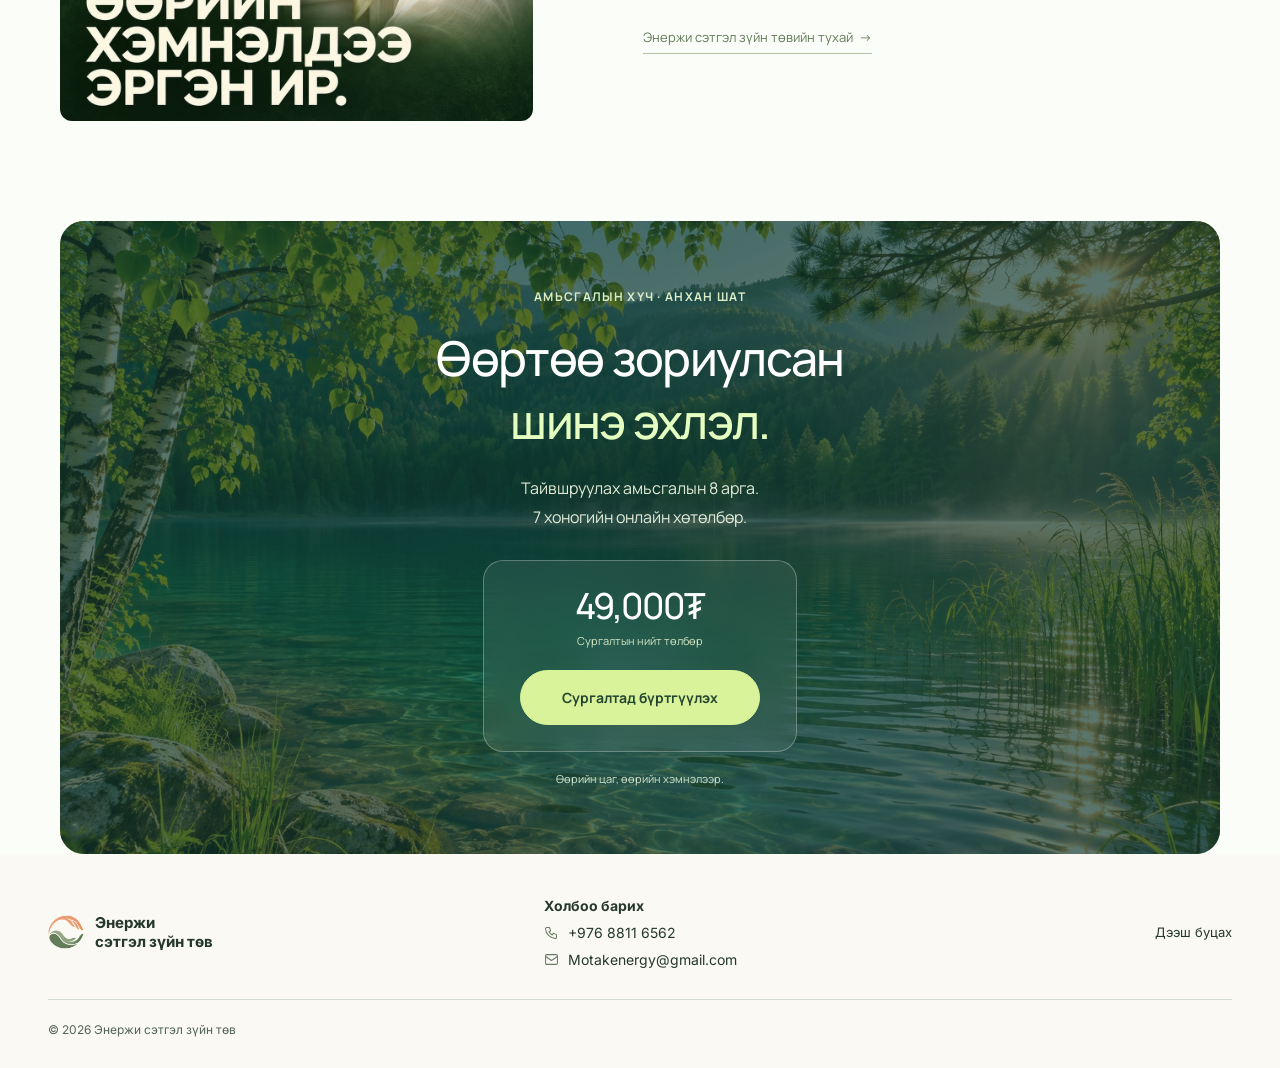
<file: surgalt.html>
<!doctype html>
<html lang="mn">
<head>
  <meta charset="utf-8">
  <meta name="viewport" content="width=device-width, initial-scale=1">
  <title>Амьсгалын хүч · Сургалт · Энержи сэтгэл зүйн төв</title>
  <meta name="description" content="Амьсгалын хүч — тайвшруулах амьсгалын 8 арга. 7 хоногийн анхан шатны онлайн сургалт. Энержи сэтгэл зүйн төв.">
  <link rel="icon" type="image/png" href="assets/images/logo-mark.png">
  <link rel="apple-touch-icon" href="assets/images/logo-mark.png">
  <link rel="preconnect" href="https://fonts.googleapis.com">
  <link rel="preconnect" href="https://fonts.gstatic.com" crossorigin>
  <link href="https://fonts.googleapis.com/css2?family=Inter:wght@400..800&family=Manrope:wght@400..700&family=Lora:ital@1&display=swap" rel="stylesheet">
  <link rel="stylesheet" href="styles.css">
  <link rel="stylesheet" href="training.css">
  <script>
    if ('IntersectionObserver' in window && matchMedia('(prefers-reduced-motion: no-preference)').matches) {
      document.documentElement.classList.add('reveal-on');
    }
  </script>
  <script src="training.js" defer></script>
</head>
<body id="top" class="page-training">
  <a class="skip-link" href="#main">Агуулга руу очих</a>

  <!-- Header -->
  <header class="site-header">
    <div class="container header-inner">
      <a class="brand" href="index.html" aria-label="Энержи сэтгэл зүйн төвийн нүүр">
        <img class="brand-logo" src="assets/images/logo-mark.png" alt="" width="42" height="42">
        <span class="brand-name">Энержи<br>сэтгэл зүйн төв</span>
      </a>

      <nav class="main-nav" aria-label="Үндсэн цэс">
        <a href="index.html">Сэтгэл зүйн зөвлөгөө</a>
        <a href="surgalt.html" aria-current="page">Сургалт</a>
        <a href="delguur.html">Дэлгүүр</a>
        <a href="uulzalt.html">Номтой терапи</a>
      </nav>

      <a class="btn btn-primary btn-header" href="tel:88116562">
        Зөвлөгөөний цаг товлох
        <img src="assets/icons/arrow-light.svg" alt="" width="14" height="14">
      </a>
    </div>
  </header>

  <main id="main">
    <!-- Hero -->
    <section class="t-hero" aria-labelledby="t-hero-title">
      <img class="t-hero-bg" src="assets/training/hero-lake.jpg" alt="" width="1672" height="941" fetchpriority="high">
      <div class="t-hero-shade" aria-hidden="true"></div>

      <div class="t-container t-hero-inner">
        <div class="t-hero-content">
          <p class="t-hero-eyebrow">
            <img src="assets/training/icon-breath.svg" alt="" width="25" height="28">
            АНХАН ШАТНЫ ОНЛАЙН СУРГАЛТ
          </p>
          <h1 id="t-hero-title" class="t-hero-title">Амьсгалын <span>хүч.</span></h1>
          <p class="t-hero-sub">Тайвшруулах амьсгалын 8 арга</p>
          <p class="t-hero-lead">Өдрийн ачааллаас түр завсарлаж,<br>өөрийнхөө хэмнэлд эргэн ирээрэй.</p>

          <div class="t-hero-actions">
            <a class="t-btn t-btn-lime t-btn-price" href="#enroll">
              Өөртөө цаг гаргая
              <span class="t-btn-price-tag">49,000₮</span>
            </a>
            <a class="t-btn t-btn-glass" href="#breath">
              <span class="t-play" aria-hidden="true"></span>
              Хэмнэл турших
            </a>
          </div>
        </div>

        <div class="t-hero-foot">
          <a class="t-link t-link-light" href="#intro">Дэлгэрүүлж үзэх <span aria-hidden="true">↓</span></a>
        </div>

        <ul class="t-facts" aria-label="Сургалтын товч мэдээлэл">
          <li class="t-fact">
            <strong><span class="t-fact-num">7</span> хоног</strong>
            <span class="t-fact-label">Өөрийн хэмнэлээр суралцах</span>
          </li>
          <li class="t-fact">
            <strong><span class="t-fact-num">10</span> хичээл</strong>
            <span class="t-fact-label">Лекц, дадлага</span>
          </li>
          <li class="t-fact">
            <strong><span class="t-fact-num">2.5</span> цаг</strong>
            <span class="t-fact-label">Видео хичээл</span>
          </li>
          <li class="t-fact">
            <strong><span class="t-fact-num">10–20</span> минут</strong>
            <span class="t-fact-label">Өдөр бүрийн дадлага</span>
          </li>
        </ul>
      </div>
    </section>

    <!-- Intro -->
    <section id="intro" class="t-container t-intro t-reveal" aria-labelledby="t-intro-title">
      <p class="t-eyebrow">АМЬСГАЛААСАА ЭХЭЛЬЕ</p>
      <h2 id="t-intro-title" class="t-h2">Гадаад ертөнцийн хэмнэлээс<br><span>өөрийнхөө хэмнэл рүү.</span></h2>
      <p class="t-intro-lead">Өдөр тутмын ачааллын дунд түр завсарлаж, биеэ анзаарч, сэтгэлээ тайвшруулахад амьсгалаа хэрхэн ашиглахыг сураарай. Багшийн удирдсан дадлагаар 8 төрлийн аргатай танилцаж, өөрт тохирох аргаа өдөр тутмын амьдралдаа хэрэгжүүлнэ.</p>
      <ul class="t-checks">
        <li>Анхан шатнаас эхэлнэ</li>
        <li>100% онлайн</li>
        <li>Хүссэн цагтаа үзнэ</li>
      </ul>
    </section>

    <!-- One-minute breathing -->
    <section id="breath" class="t-container t-breath t-reveal" aria-labelledby="t-breath-title">
      <img class="t-breath-bg" src="assets/training/breath-stream.jpg" alt="" width="1672" height="941" loading="lazy">
      <div class="t-breath-shade" aria-hidden="true"></div>

      <div class="t-breath-top">
        <p class="t-breath-kicker">БАЙГАЛИЙН ХЭМНЭЛД · ӨӨРТӨӨ ЗОРИУЛАХ 60 СЕКУНД</p>
      </div>

      <div class="t-breath-body">
        <div class="t-breath-copy">
          <h2 id="t-breath-title" class="t-breath-title">Яг одоо.<br>Нэг тайван<br><span>амьсгал.</span></h2>
          <p class="t-breath-lead">Усны урсгалыг ажиглаад, гэрэлт цэгийг даган амьсгалаа зөөлөн аваад гаргаарай.</p>
        </div>

        <div class="t-breath-stage" data-breath>
          <div class="t-breath-status">
            <p class="t-breath-phase" data-breath-phase aria-live="polite">Түр азна.</p>
            <p class="t-breath-sub" data-breath-sub>Бэлэн болохоороо эхлээрэй.</p>
          </div>

          <div class="t-breath-count" data-breath-count aria-hidden="true">
            <span class="t-breath-count-num" data-breath-sec>4</span>
            <span class="t-breath-count-unit">секунд</span>
          </div>

          <div class="t-wave" aria-hidden="true">
            <img class="t-wave-line" src="assets/training/wave-line.svg" alt="" width="657.051" height="124.254">
            <div class="t-wave-trail" data-breath-trail>
              <img src="assets/training/wave-trail.svg" alt="" width="658.214" height="125.417">
            </div>
            <div class="t-wave-dot" data-breath-dot>
              <img class="t-wave-dot-glow" src="assets/training/wave-dot-1.svg" alt="" width="84.5626" height="84.5626">
              <img class="t-wave-dot-halo" src="assets/training/wave-dot-2.svg" alt="" width="40.1672" height="40.1672">
              <img class="t-wave-dot-ring" src="assets/training/wave-dot-3.svg" alt="" width="26.1087" height="26.1087">
              <img class="t-wave-dot-core" src="assets/training/wave-dot-4.svg" alt="" width="34.8821" height="34.8821">
            </div>
          </div>

          <!-- Proximity: долгионы тайлбар долгион дороо -->
          <ul class="t-breath-legend">
            <li data-breath-legend="in"><span class="t-legend-arrow" aria-hidden="true">↑</span> Дээшлэхэд — амьсгалаа авна <small>4 сек</small></li>
            <li data-breath-legend="out"><span class="t-legend-arrow" aria-hidden="true">↓</span> Доошлоход — амьсгалаа гаргана <small>6 сек</small></li>
          </ul>
        </div>
      </div>

      <!-- Common Region: удирдлага, тоолуур, явц нэг хавтан дотор -->
      <div class="t-breath-controls">
        <div class="t-breath-bar">
          <button class="t-btn t-btn-lime t-breath-btn" type="button" data-breath-toggle>1 минут турших</button>
          <div class="t-breath-meters">
            <p class="t-meter t-meter-cycles"><span data-breath-cycles>0 / 6</span><small>хэмнэл</small></p>
            <p class="t-meter"><span data-breath-time>01:00</span><small>үлдсэн хугацаа</small></p>
          </div>
        </div>

        <div class="t-breath-progress" role="progressbar" aria-label="Нэг минутын явц" aria-valuemin="0" aria-valuemax="60" aria-valuenow="0" data-breath-progress>
          <span data-breath-fill></span>
        </div>
      </div>
      <p class="t-breath-note">Амьсгалаа хүчлэхгүй, өөрт тухтай хэмжээнд хийгээрэй. Хүссэн үедээ зогсоож болно.</p>
    </section>

    <!-- Everyday use -->
    <section id="daily" class="t-container t-daily t-reveal" aria-labelledby="t-daily-title">
      <p class="t-eyebrow">ӨДӨР ТУТМЫН АМЬДРАЛД</p>
      <h2 id="t-daily-title" class="t-h2">Сурсан зүйлээ<br><span>амьдралдаа шингээ.</span></h2>
      <p class="t-daily-lead">Өөрийгөө анзаарч, түр азнах боломжийг өдөр тутамдаа бий болгоно.</p>

      <div class="t-uses">
        <!-- Hierarchy: икон (гол цэг) → гарчиг → гол үр дүн (pill) → тайлбар -->
        <article class="t-use t-use-work">
          <span class="t-use-icon"><img src="assets/training/icon-work.svg" alt="" width="72" height="72"></span>
          <h3>Ажил дээрээ</h3>
          <p class="t-use-tag">Төвлөрөх завсарлага</p>
          <p>Ажлын завсарлагаар, чухал уулзалтын өмнө амьсгалдаа анхаарч, <em>түр азнах</em> дадалтай болно.</p>
        </article>
        <article class="t-use t-use-family">
          <span class="t-use-icon"><img src="assets/training/icon-family.svg" alt="" width="72" height="72"></span>
          <h3>Гэр бүлдээ</h3>
          <p class="t-use-tag">Харилцаандаа түр азнах</p>
          <p>Үр хүүхэд, гэр бүлийнхэнтэйгээ харилцахдаа өөрийн мэдрэмж, хариу үйлдлийг <em>анзаарч</em> сурна.</p>
        </article>
        <article class="t-use t-use-self">
          <span class="t-use-icon"><img src="assets/training/icon-self.svg" alt="" width="72" height="72"></span>
          <h3>Өөртөө зориулж</h3>
          <p class="t-use-tag">Бие, сэтгэлээ анзаарах</p>
          <p>Амьсгал, биеийн мэдрэмж, сэтгэл санааныхаа холбоог ажиглаж, өөрт <em>тухтай хэмнэлээ</em> олно.</p>
        </article>
      </div>
    </section>

    <!-- 7-day program -->
    <section id="program" class="t-program" aria-labelledby="t-program-title">
      <div class="t-container t-reveal">
        <p class="t-eyebrow">7 ХОНОГИЙН ХӨТӨЛБӨР</p>
        <h2 id="t-program-title" class="t-h2">Нэг өдөр.<br><span>Нэг жижиг алхам.</span></h2>
        <p class="t-program-lead">Суурь ойлголтоос эхэлж, арга бүрийг дадлагаар суралцана.</p>

        <!-- Common Region: өдрийн табууд ба агуулга нэг карт дотор -->
        <div class="t-course">
        <div class="t-days" role="tablist" aria-label="Сургалтын өдрүүд" data-days>
          <button class="t-day" type="button" role="tab" id="day-tab-1" aria-controls="day-panel" aria-selected="true" style="--col:0;--row:0">
            <span class="t-day-img"><img src="assets/training/days-sprite.jpg" alt="" width="1536" height="1024" loading="lazy"></span>
            <span class="t-day-label"><span class="t-day-num">01</span> Эхлэл</span>
          </button>
          <button class="t-day" type="button" role="tab" id="day-tab-2" aria-controls="day-panel" aria-selected="false" tabindex="-1" style="--col:1;--row:0">
            <span class="t-day-img"><img src="assets/training/days-sprite.jpg" alt="" width="1536" height="1024" loading="lazy"></span>
            <span class="t-day-label"><span class="t-day-num">02</span> Анхны дадлага</span>
          </button>
          <button class="t-day" type="button" role="tab" id="day-tab-3" aria-controls="day-panel" aria-selected="false" tabindex="-1" style="--col:2;--row:0">
            <span class="t-day-img"><img src="assets/training/days-sprite.jpg" alt="" width="1536" height="1024" loading="lazy"></span>
            <span class="t-day-label"><span class="t-day-num">03</span> Хэмнэл</span>
          </button>
          <button class="t-day" type="button" role="tab" id="day-tab-4" aria-controls="day-panel" aria-selected="false" tabindex="-1" style="--col:3;--row:0">
            <span class="t-day-img"><img src="assets/training/days-sprite.jpg" alt="" width="1536" height="1024" loading="lazy"></span>
            <span class="t-day-label"><span class="t-day-num">04</span> Мэдрэмж</span>
          </button>
          <button class="t-day" type="button" role="tab" id="day-tab-5" aria-controls="day-panel" aria-selected="false" tabindex="-1" style="--col:0;--row:1">
            <span class="t-day-img"><img src="assets/training/days-sprite.jpg" alt="" width="1536" height="1024" loading="lazy"></span>
            <span class="t-day-label"><span class="t-day-num">05</span> Сонголт</span>
          </button>
          <button class="t-day" type="button" role="tab" id="day-tab-6" aria-controls="day-panel" aria-selected="false" tabindex="-1" style="--col:1;--row:1">
            <span class="t-day-img"><img src="assets/training/days-sprite.jpg" alt="" width="1536" height="1024" loading="lazy"></span>
            <span class="t-day-label"><span class="t-day-num">06</span> Давтлага</span>
          </button>
          <button class="t-day" type="button" role="tab" id="day-tab-7" aria-controls="day-panel" aria-selected="false" tabindex="-1" style="--col:2;--row:1">
            <span class="t-day-img"><img src="assets/training/days-sprite.jpg" alt="" width="1536" height="1024" loading="lazy"></span>
            <span class="t-day-label"><span class="t-day-num">07</span> Өдөр тутамд</span>
          </button>
        </div>

        <div class="t-panel" id="day-panel" role="tabpanel" aria-labelledby="day-tab-1" tabindex="0" style="--col:0;--row:0" data-day-panel>
          <div class="t-panel-media">
            <img src="assets/training/days-sprite.jpg" alt="" width="1536" height="1024" loading="lazy">
            <div class="t-panel-badge">
              <span class="t-panel-badge-num" data-day-field="num">1</span>
              <span class="t-panel-badge-unit">ДЭХ ӨДӨР</span>
            </div>
            <div class="t-panel-caption">
              <p class="t-panel-scene" data-day-field="scene">Өглөөний тэнгэр</p>
              <p class="t-panel-scene-sub">Өөрийн цаг. Өөрийн хэмнэл.</p>
            </div>
          </div>
          <div class="t-panel-body">
            <p class="t-panel-meta" data-day-field="meta">1–2-р хичээл · Суурь ойлголт</p>
            <h3 class="t-panel-title" data-day-field="title">Амьсгалаа таних,<br>аюулгүй эхлэх</h3>
            <p class="t-panel-text" data-day-field="text">Амьсгалын тухай суурь ойлголт, ач тус, дадлагын түүхтэй танилцана. Дасгал хийх орчин, тухтай байрлал, аюулгүй байдлын зарчмыг ойлгоно.</p>
            <ul class="t-panel-list" data-day-field="list">
              <li>Яагаад амьсгалдаа анхаарах хэрэгтэй вэ?</li>
              <li>Өөрийн хэмнэлийг хүндэтгэх нь</li>
            </ul>
            <p class="t-panel-foot" data-day-field="foot">Видео тайлбар + Удирдуулсан дадлага</p>
          </div>
        </div>
        </div>
        <!-- Proximity + Prägnanz: картын шууд доор, давхардсан 2 тэмдэглэлийг нэгтгэсэн -->
        <div class="t-program-note">
          <p>Өдөрт <strong>10–20 минут</strong> дадлага хийнэ.</p>
          <p>Санал болгох дараалал — өөрийн хэмнэлээр үзэж болно.</p>
        </div>
      </div>
    </section>

    <!-- Teacher -->
    <section id="teacher" class="t-container t-teacher t-reveal" aria-labelledby="t-teacher-title">
      <div class="t-teacher-photo">
        <img src="assets/training/teacher-portrait.jpg" alt="Б. Одончимэгийн хөрөг. Амьсгалын хүч. Өөрийн хэмнэлдээ эргэн ир." width="1122" height="1402" loading="lazy">
      </div>

      <div class="t-teacher-body">
        <p class="t-eyebrow">ТАНЫ СУРГАЛТЫН БАГШ</p>
        <h2 id="t-teacher-title" class="t-teacher-name">Б. Одончимэг</h2>
        <p class="t-teacher-role">Сэтгэл зүйч,<br>эерэг сэтгэл заслын зөвлөх</p>
        <p class="t-teacher-text">Энэ сургалтаар би амьсгалын арга бүрийг ойлгомжтой тайлбарлаж, дасгалыг хамтдаа хийнэ. Та биеийнхээ мэдрэмжийг анзаарч, өөрт тухтай хэмнэлээр суралцаарай.</p>
        <blockquote class="t-teacher-quote">
          <p>Өдөр тутмын ачааллын дунд өөртөө түр азнах цаг гаргахаас эхэлье.</p>
        </blockquote>
        <a class="t-link t-teacher-link" href="index.html#about-title">Энержи сэтгэл зүйн төвийн тухай <span aria-hidden="true">→</span></a>
      </div>
    </section>

    <!-- Enroll CTA -->
    <section id="enroll" class="t-container t-enroll t-reveal" aria-labelledby="t-enroll-title">
      <img class="t-enroll-bg" src="assets/training/hero-lake.jpg" alt="" width="1672" height="941" loading="lazy">
      <div class="t-enroll-shade" aria-hidden="true"></div>

      <div class="t-enroll-inner">
        <p class="t-enroll-eyebrow">АМЬСГАЛЫН ХҮЧ · АНХАН ШАТ</p>
        <h2 id="t-enroll-title" class="t-enroll-title">Өөртөө зориулсан<br><span>шинэ эхлэл.</span></h2>
        <p class="t-enroll-lead">Тайвшруулах амьсгалын 8 арга.<br>7 хоногийн онлайн хөтөлбөр.</p>
        <!-- Common Region: үнэ ба бүртгэлийн товч нэг карт дотор -->
        <div class="t-enroll-offer">
          <p class="t-enroll-price">49,000₮</p>
          <p class="t-enroll-price-label">Сургалтын нийт төлбөр</p>
          <a class="t-btn t-btn-lime t-enroll-btn" href="tel:88116562">Сургалтад бүртгүүлэх</a>
        </div>
        <p class="t-enroll-note">Өөрийн цаг, өөрийн хэмнэлээр.</p>
      </div>
    </section>
  </main>

  <div class="t-footer-wrap">
    <footer class="container site-footer">
      <div class="footer-main">
        <a class="brand brand-footer" href="#top">
          <img class="brand-logo" src="assets/images/logo-mark.png" alt="" width="36" height="36">
          <span class="brand-name">Энержи<br>сэтгэл зүйн төв</span>
        </a>

        <address class="footer-contact">
          <p class="footer-heading">Холбоо барих</p>
          <p class="contact-line">
            <span class="t-contact-icon" aria-hidden="true">
              <img class="t-icon-phone" src="assets/training/icon-phone.svg" alt="" width="12.4" height="12.4">
            </span>
            <span class="sr-only">Утас:</span>
            <a href="tel:+97688116562">+976 8811 6562</a>
          </p>
          <p class="contact-line">
            <span class="t-contact-icon" aria-hidden="true">
              <img class="t-icon-mail-box" src="assets/training/icon-mail-1.svg" alt="" width="13.0667" height="10.4">
              <img class="t-icon-mail-flap" src="assets/training/icon-mail-2.svg" alt="" width="13.0668" height="5.06672">
            </span>
            <span class="sr-only">Имэйл:</span>
            <a href="mailto:Motakenergy@gmail.com">Motakenergy@gmail.com</a>
          </p>
        </address>

        <a class="back-top" href="#top">Дээш буцах</a>
      </div>

      <p class="footer-copy">© 2026 Энержи сэтгэл зүйн төв</p>
    </footer>
  </div>
</body>
</html>
</file>
<file: styles.css>
/* =========================================================
   Энержи сэтгэл зүйн төв — Сэтгэл зүйн зөвлөгөө
   Figma: aYwP0P0nyUbm5fapVA1bKt · node 1:2
   ========================================================= */

:root {
  /* Colors */
  --bg: #faf9f4;
  --ink: #26382d;
  --text: #46584c;
  --muted: #526455;
  --green: #2b4738;
  --green-deep: #304a3a;
  --eyebrow: #4d6655;
  --eyebrow-line: #7c957d;
  --label: #4e6957;
  --plus: #56715b;
  --symbol: #58745e;
  --line: #d4dbcf;
  --line-soft: #c7d1c4;

  --surface-hero: #d8dfd0;
  --surface-facts: #edf0e6;
  --surface-photo: #e5eadf;
  --surface-card: #f0f3eb;
  --surface-panel: #f0f2ea;
  --surface-values: #e9eee3;
  --surface-band: #f0f1e9;
  --surface-faq: #fffef9;

  /* Type */
  --sans: "Inter", system-ui, -apple-system, "Segoe UI", sans-serif;
  --serif: "Times New Roman", Times, serif;
  --lora: "Lora", Georgia, serif;

  /* Layout */
  --container: 1184px;
  --gutter: 24px;
}

*,
*::before,
*::after { box-sizing: border-box; }

html { scroll-behavior: smooth; }

body {
  margin: 0;
  background: var(--bg);
  color: var(--text);
  font-family: var(--sans);
  font-size: 16px;
  line-height: 1.65;
  -webkit-font-smoothing: antialiased;
}

img { display: block; max-width: 100%; }
h1, h2, h3, p, ul, ol, blockquote { margin: 0; }
ul, ol { padding: 0; list-style: none; }
a { color: inherit; text-decoration: none; }
strong { font-weight: 700; }

:focus-visible {
  outline: 2px solid var(--green);
  outline-offset: 3px;
  border-radius: 4px;
}

.container {
  width: min(var(--container), 100% - 2 * var(--gutter));
  margin-inline: auto;
}

/* Skip link ------------------------------------------------ */
.skip-link {
  position: absolute;
  top: -100px;
  left: 16px;
  z-index: 100;
  padding: 8px 16px;
  background: #fff;
  color: var(--ink);
  font-size: 16px;
  line-height: 26.4px;
}
.skip-link:focus { top: 16px; }

/* Shared type --------------------------------------------- */
.eyebrow {
  display: flex;
  align-items: center;
  gap: 9px;
  color: var(--eyebrow);
  font-size: 11px;
  font-weight: 750;
  line-height: 18.15px;
  letter-spacing: 1.595px;
}
.eyebrow::before {
  content: "";
  flex: none;
  width: 17px;
  height: 1px;
  background: var(--eyebrow-line);
}
.eyebrow-dark { color: var(--text); }

.h2-serif {
  padding-top: 15px;
  color: var(--ink);
  font-family: var(--serif);
  font-weight: 400;
  font-size: clamp(34px, 4vw, 46px);
  line-height: 1.08;
  letter-spacing: -0.035em;
}
.h2-xl { font-size: clamp(38px, 5vw, 56.564px); letter-spacing: -0.035em; }

.h3-serif {
  color: var(--ink);
  font-family: var(--serif);
  font-weight: 400;
  font-size: 23px;
  line-height: 24.84px;
  letter-spacing: -0.805px;
}

/* Buttons -------------------------------------------------- */
.btn {
  display: inline-flex;
  align-items: center;
  justify-content: center;
  gap: 15px;
  border: 1px solid transparent;
  border-radius: 5px;
  font-size: 14px;
  line-height: 23.1px;
  transition: background-color .2s, border-color .2s, color .2s;
}
.btn img { flex: none; }

.btn-primary {
  background: var(--green);
  border-color: var(--green);
  color: #fff;
  font-weight: 680;
}
.btn-primary:hover { background: #1f3529; }

.btn-header {
  min-height: 42px;
  padding: 8px 15px;
  font-weight: 630;
}

.btn-block {
  width: 100%;
  min-height: 48px;
  justify-content: space-between;
  padding: 12px 16px;
}

.btn-light {
  min-height: 54px;
  padding: 14px 24px;
  background: #f4f6ee;
  border-color: #f4f6ee;
  color: var(--green);
  font-size: 15px;
  font-weight: 700;
}
.btn-light:hover { background: #fff; border-color: #fff; }

.btn-outline {
  min-height: 48px;
  padding: 12px 18px;
  border-color: #b6c8b6;
  color: #fff;
  font-weight: 600;
  text-align: left;
}
.btn-outline:hover { background: rgba(255, 255, 255, .08); }

.text-link {
  display: inline-flex;
  align-items: center;
  gap: 8px;
  color: var(--green);
  font-size: 14px;
  font-weight: 650;
  line-height: 23.1px;
}
.text-link:hover { text-decoration: underline; text-underline-offset: 3px; }

/* Header --------------------------------------------------- */
.site-header { border-bottom: 1px solid var(--line); }

.header-inner {
  display: flex;
  align-items: center;
  justify-content: space-between;
  gap: 24px;
  min-height: 84px;
}

.brand {
  display: flex;
  align-items: center;
  gap: 11px;
}
.brand-logo { width: 42px; height: 42px; object-fit: cover; }
.brand-name {
  color: var(--ink);
  font-size: 15px;
  font-weight: 720;
  line-height: 19.5px;
}

.main-nav {
  display: flex;
  gap: 40px;
}
.main-nav a {
  color: var(--ink);
  font-size: 14px;
  font-weight: 560;
  line-height: 23.1px;
  white-space: nowrap;
}
.main-nav a[aria-current="page"] { color: #000; }
.main-nav a:hover { color: var(--green); text-decoration: underline; text-underline-offset: 4px; }

/* Hero ----------------------------------------------------- */
.hero {
  display: grid;
  grid-template-columns: 577fr 543fr;
  column-gap: 64px;
  align-items: center;
  padding: 60px 0 40px;
}
.hero-head { grid-column: 1 / -1; }

.hero-title {
  padding-top: 21px;
  color: #000;
  font-family: var(--lora);
  font-weight: 400;
  font-size: clamp(34px, 4.6vw, 58.609px);
  line-height: 1.1;
  letter-spacing: -0.06em;
}

/* Хэмжээ: нүүрний оршил бусад энгийн текстээс том */
.hero-intro {
  max-width: 540px;
  padding-top: 38px;
  font-size: 17px;
  line-height: 1.7;
}
/* Өнгө + Тодрол: нээлтийн асуулт */
/* Proximity: асуудал ба хариулт тусдаа, гарын үсэг хамгийн хол */
.hero-intro p + p { margin-top: 16px; }
.hero-intro .hero-signature { margin-top: 28px; }

/* Байрлал: гол үйлдэл нүүр хэсэгт, эхний харагдах талбарт */
.hero-actions {
  display: flex;
  flex-wrap: wrap;
  align-items: center;
  gap: 14px 24px;
  padding-top: 32px;
}
.btn-hero {
  min-height: 50px;
  padding: 12px 22px;
  font-size: 15px;
}

.hero-divider {
  max-width: 480px;
  margin: 44px 0 0;
  border: 0;
  border-top: 1px solid var(--line);
}


.hero-media {
  height: 460px;
  overflow: hidden;
  border-radius: 180px 180px 12px 12px;
  background: var(--surface-hero);
}
.hero-media img {
  width: 100%;
  height: 100%;
  object-fit: cover;
  object-position: 50% 30%;
}

/* Facts bar ------------------------------------------------ */
.facts {
  display: grid;
  grid-template-columns: 373.5fr 418.33fr 336.17fr;
  padding: 22px 28px;
  border-radius: 10px;
  background: var(--surface-facts);
}
.fact {
  display: flex;
  align-items: center;
  gap: 13px;
  padding: 0 22px;
}
.fact:first-child { padding-left: 0; }
.fact + .fact { border-left: 1px solid var(--line); }
.fact-icon {
  color: var(--symbol);
  font-size: 26px;
  line-height: 26px;
}
.fact strong {
  display: block;
  color: var(--ink);
  font-size: 15px;
  line-height: 21px;
}
.fact small {
  display: block;
  padding-top: 4px;
  color: var(--muted);
  font-size: 12px;
  line-height: 16.8px;
}

/* About ---------------------------------------------------- */
.about {
  display: grid;
  grid-template-columns: 260px 1fr;
  gap: 56px;
  align-items: start;
  margin-top: 12px;
  padding: 72px 0;
  border-bottom: 1px solid var(--line);
}

.about-photo {
  width: 232px;
  height: 264px;
  overflow: hidden;
  border-radius: 100px 100px 8px 8px;
  background: var(--surface-photo);
}
.about-photo img {
  width: 100%;
  height: 100%;
  object-fit: cover;
}

.about-role {
  padding-top: 10px;
  color: var(--green);
  font-size: 16px;
  font-weight: 600;
  line-height: 26.4px;
}
.about-lead {
  max-width: 760px;
  padding-top: 22px;
  font-size: 16px;
  line-height: 26.4px;
}

.creds {
  display: grid;
  grid-template-columns: 1fr 1fr;
  gap: 28px;
  margin-top: 28px;
  padding: 24px;
  border: 1px solid var(--line);
  border-radius: 10px;
  background: var(--surface-panel);
}

.bullets {
  display: grid;
  gap: 10px;
  padding: 14px 0 10px 18px;
}
.bullets li {
  position: relative;
  font-size: 14px;
  line-height: 23.1px;
}
.bullets li::before {
  content: "•";
  position: absolute;
  left: -20px;
  width: 14px;
  text-align: right;
}

/* Accordions (details/summary) ---------------------------- */
.accordion summary {
  display: flex;
  align-items: center;
  justify-content: space-between;
  gap: 16px;
  cursor: pointer;
  list-style: none;
}
.accordion summary::-webkit-details-marker { display: none; }

.plus {
  flex: none;
  color: var(--plus);
  font-weight: 400;
  transition: transform .2s ease;
}
.accordion[open] .plus { transform: rotate(45deg); }

.accordion-body p + p { padding-top: 8px; }
.accordion-body a { color: var(--green); font-weight: 600; text-decoration: underline; text-underline-offset: 2px; }

/* large – about section */
.accordion-lg {
  margin: 18px 0 20px;
  border-bottom: 1px solid var(--line);
}
.accordion-lg summary {
  padding: 15px 0;
  color: var(--ink);
  font-size: 16px;
  font-weight: 650;
  line-height: 26.4px;
}
.accordion-lg .plus { font-size: 23px; line-height: 23px; }
.accordion-lg .accordion-body {
  padding: 0 26px 16px 0;
  font-size: 14px;
  line-height: 23.1px;
}

/* small – service cards */
.accordion-sm summary {
  padding: 7px 0;
  color: var(--green);
  font-size: 13px;
  font-weight: 650;
  line-height: 21.45px;
}
.accordion-sm .plus { font-size: 18px; line-height: 18px; }
.accordion-sm .accordion-body {
  padding-top: 8px;
  font-size: 14px;
  line-height: 24.5px;
}

/* FAQ */
.accordion-faq { border-bottom: 1px solid var(--line); }
.accordion-faq:last-child { border-bottom: 0; }
.accordion-faq summary {
  padding: 20px 0;
  color: var(--ink);
  font-size: 15px;
  font-weight: 650;
  line-height: 22.5px;
}
.accordion-faq .plus { font-size: 23px; line-height: 23px; }
.accordion-faq .accordion-body {
  padding: 0 26px 22px 0;
  font-size: 14px;
  line-height: 25.2px;
}

/* Services ------------------------------------------------- */
.services { padding: 80px 0; }

.services-head {
  display: flex;
  align-items: flex-start;
  justify-content: space-between;
  gap: 32px;
  padding-top: 13px;
}
.services-head .h2-serif { padding-top: 0; }

/* Uniform Connectedness: алхмуудыг нэг шугамаар холбоно */
.flow {
  display: grid;
  grid-template-columns: repeat(3, minmax(0, 1fr));
  width: min(480px, 100%);
  padding-top: 6px;
}
.flow li {
  position: relative;
  display: flex;
  flex-direction: column;
  gap: 8px;
  padding-right: 14px;
  color: var(--text);
  font-size: 13px;
  line-height: 1.45;
}
.flow li::before {
  content: "";
  position: absolute;
  top: 14px;
  left: 28px;
  right: 0;
  height: 1px;
  background: #aebfaa;
}
.flow li:last-child::before { display: none; }
.flow-num {
  position: relative;
  display: grid;
  place-items: center;
  width: 28px;
  height: 28px;
  border: 1px solid #aebfaa;
  border-radius: 50%;
  background: var(--bg);
  color: var(--green);
  font-size: 12px;
  font-weight: 700;
}

.cards {
  display: grid;
  grid-template-columns: repeat(3, 1fr);
  gap: 20px;
  padding-top: 30px;
  counter-reset: card;
}

.card {
  position: relative;
  overflow: hidden;
  display: flex;
  flex-direction: column;
  padding: 28px;
  border: 1px solid #ccd6c8;
  border-radius: 12px;
  background: var(--surface-card);
  filter: drop-shadow(0 3px 0 #dce3d5);
  counter-increment: card;
}

/* Хээ: баруун дээд буланд том, бүдэг серифтэй дугаар */
.card::after {
  content: counter(card, decimal-leading-zero);
  position: absolute;
  top: -14px;
  right: 12px;
  color: var(--green);
  font-family: var(--serif);
  font-size: 104px;
  line-height: 1;
  letter-spacing: -.04em;
  opacity: .045;
  pointer-events: none;
}

/* Байрлал + Өнгө: дугаар — алхмын (flow) дугуйтай адил ногоон тэмдэг */
.card-num {
  align-self: flex-start;
  margin-bottom: 18px;
  padding: 1px 10px;
  border-radius: 40px;
  background: #dfe7d8;
  color: var(--green);
  font-size: 11px;
  font-weight: 700;
  line-height: 20px;
  letter-spacing: 1.32px;
}

.card-title {
  min-height: 94px;
  padding-bottom: 16px;
  color: var(--ink);
  font-family: var(--serif);
  font-weight: 400;
  font-size: 34px;
  line-height: 39.1px;
  letter-spacing: -1.19px;
}

/* Тодрол: урт тайлбарыг гарчгаас нэг шат зөөлөн болгож гарчгийг тодруулна */
.card-text {
  padding-bottom: 16px;
  color: var(--muted);
  font-size: 15px;
  line-height: 26.25px;
}

.card .accordion-sm { margin-bottom: 26px; }
/* Налуу: нэмэлт мэдээллийн гарчиг Lora налуугаар */
.card .accordion-sm summary {
  font-family: var(--lora);
  font-style: italic;
  font-weight: 400;
  font-size: 15px;
}
.card .accordion-sm .plus { font-family: var(--sans); font-style: normal; }

/* Common Region: үнэ + товч нэг хүрээнд */
.card-book {
  margin-top: auto;
  padding: 18px 18px 18px;
  border: 1px solid #d3dccd;
  border-radius: 10px;
  background: var(--surface-faq);
}
.card-price { min-height: 104px; }
/* Хэмжээ + Өнгө: үнэ гарчгаас жижиг, ногоон */
.card-price strong {
  display: block;
  color: var(--green);
  font-family: var(--serif);
  font-weight: 400;
  font-size: 28px;
  line-height: 1.4;
}
.card-price small {
  display: block;
  color: var(--muted);
  font-size: 12px;
  line-height: 21.6px;
}
.card .btn-block { margin-top: 12px; }

/* Values --------------------------------------------------- */
.values {
  padding: 48px;
  border-radius: 16px;
  background: var(--surface-values);
}

.values-grid {
  display: grid;
  grid-template-columns: 1fr 1fr;
  gap: 16px;
  padding-top: 28px;
}
/* Common Region: үнэ цэн бүр өөрийн хүрээтэй */
.value {
  padding: 24px 26px 26px;
  border: 1px solid #d3dccd;
  border-radius: 12px;
  background: var(--surface-faq);
}
.value-num {
  display: grid;
  place-items: center;
  width: 30px;
  height: 30px;
  border: 1px solid #aebfaa;
  border-radius: 50%;
  color: var(--label);
  font-size: 10px;
  font-weight: 650;
  line-height: 16.5px;
}
.value-title {
  max-width: 440px;
  padding-top: 10px;
  font-size: 27px;
  line-height: 32.4px;
  letter-spacing: -0.945px;
}
.value p {
  padding-top: 12px;
  font-size: 15px;
  line-height: 27px;
}

/* Quote ---------------------------------------------------- */
/* Налуу + Өнгө: зөөлөн, дулаан ишлэл */
.quote {
  max-width: 820px;
  padding-top: 80px;
  color: var(--green);
  font-family: var(--lora);
  font-style: italic;
  font-weight: 400;
  font-size: clamp(22px, 2.6vw, 30px);
  line-height: 1.45;
  letter-spacing: -0.01em;
}

/* Results -------------------------------------------------- */
.results {
  padding: 72px 0 80px;
  border-bottom: 1px solid var(--line);
}
.results .h2-serif { padding-top: 0; }

.results-grid {
  display: grid;
  grid-template-columns: 1fr 1fr;
  gap: 20px;
  padding-top: 30px;
}

.result-card {
  display: flex;
  flex-direction: column;
  padding: 28px 26px;
  border: 1px solid var(--line);
  border-radius: 16px;
  background: var(--surface-faq);
}

.result-title {
  max-width: 300px;
  padding-bottom: 24px;
  color: var(--ink);
  font-size: 18px;
  font-weight: 700;
  line-height: 1.4;
}

.result-stat {
  display: flex;
  align-items: flex-end;
  justify-content: space-between;
  gap: 16px;
}
.result-stat .result-label { max-width: 190px; }
.result-big {
  color: var(--green);
  font-size: clamp(34px, 4vw, 40px);
  font-weight: 700;
  line-height: 1;
  letter-spacing: -0.03em;
}

.result-row {
  display: flex;
  align-items: baseline;
  justify-content: space-between;
  gap: 16px;
}
.result-row + .bar + .result-row { margin-top: 18px; }
.result-row strong {
  color: var(--ink);
  font-size: 18px;
  line-height: 1.4;
}

.result-label {
  color: var(--text);
  font-size: 15px;
  line-height: 1.5;
}

.bar {
  height: 10px;
  margin-top: 6px;
  overflow: hidden;
  border-radius: 999px;
  background: #e2e7dc;
}
.bar span {
  display: block;
  height: 100%;
  border-radius: inherit;
  background: var(--green);
}
.bar-muted span { background: #7f8c80; }

.result-text {
  padding: 20px 0 22px;
  font-size: 14px;
  line-height: 25.2px;
}

.result-link {
  margin-top: auto;
  align-self: flex-start;
  color: var(--ink);
  font-size: 14px;
  line-height: 23.1px;
  text-decoration: underline;
  text-underline-offset: 3px;
}
.result-link:hover { color: var(--green); }

/* FAQ ------------------------------------------------------ */
.faq {
  display: grid;
  grid-template-columns: 421.5fr 702.5fr;
  gap: 60px;
  align-items: start;
  padding: 80px 0;
}
.faq-list {
  padding: 0 24px;
  border: 1px solid var(--line);
  border-radius: 10px;
  background: var(--surface-faq);
}

/* Formats -------------------------------------------------- */
.formats {
  padding: 44px;
  border: 1px solid var(--line);
  border-radius: 14px;
  background: var(--surface-panel);
}
.formats-grid {
  display: grid;
  grid-template-columns: 1fr 1fr;
  padding-top: 30px;
}
.format {
  display: flex;
  flex-direction: column;
  align-items: flex-start;
  padding: 11px 32px 10px 0;
}
.format + .format {
  padding-left: 32px;
  border-left: 1px solid #c5d0c0;
}
.format-label {
  color: var(--label);
  font-size: 11px;
  font-weight: 650;
  line-height: 18.15px;
  letter-spacing: 1.32px;
}
.format-title-serif {
  padding-top: 19px;
  color: var(--ink);
  font-family: var(--serif);
  font-weight: 400;
  font-size: 29px;
  line-height: 31.32px;
  letter-spacing: -1.015px;
}
.format p {
  max-width: 460px;
  padding: 14px 0 21px;
  font-size: 16px;
  line-height: 26.4px;
}

/* CTA ------------------------------------------------------ */
.cta {
  display: grid;
  grid-template-columns: minmax(0, 1.35fr) minmax(0, 1fr);
  gap: 48px;
  align-items: center;
  margin-top: 24px;
  padding: 48px 44px;
  border-radius: 14px;
  /* Хээ: бараг үл анзаарагдах зөөлөн гэрэлтэлт */
  background:
    radial-gradient(circle at 88% 10%, rgba(216, 223, 208, .12), transparent 45%),
    radial-gradient(circle at 6% 100%, rgba(124, 149, 125, .22), transparent 50%),
    var(--green-deep);
  color: #e5eadf;
}
.cta-title {
  color: #fff;
  font-size: clamp(30px, 3.6vw, 43px);
  font-weight: 700;
  line-height: 1.08;
  letter-spacing: -0.035em;
}
.cta-lead {
  max-width: 560px;
  padding: 16px 0 28px;
  font-size: 16px;
  line-height: 26.4px;
}
.cta-alt {
  padding-left: 40px;
  border-left: 1px solid #718874;
}
.cta-alt-title {
  color: #fff;
  font-size: 18px;
  font-weight: 700;
  line-height: 1.35;
}
.cta-alt p {
  padding: 10px 0 20px;
  font-size: 14px;
  line-height: 25.2px;
}
.cta-alt strong { color: #fff; }

/* Footer --------------------------------------------------- */
.site-footer { padding: 40px 0 28px; }

.footer-main {
  display: grid;
  grid-template-columns: 1fr auto 1fr;
  align-items: center;
  gap: 32px;
  padding-bottom: 28px;
  border-bottom: 1px solid var(--line);
}
.brand-footer .brand-logo { width: 36px; height: 36px; }

.footer-contact {
  font-style: normal;
  font-size: 14px;
  line-height: 23.1px;
}
.footer-heading {
  padding-bottom: 4px;
  color: var(--ink);
  font-weight: 700;
}
.contact-line {
  display: flex;
  align-items: center;
  gap: 8px;
}
.contact-line + .contact-line { margin-top: 4px; }
.contact-icon {
  flex: none;
  fill: none;
  stroke: var(--symbol);
  stroke-width: 1.6;
  stroke-linecap: round;
  stroke-linejoin: round;
}
.sr-only {
  position: absolute;
  width: 1px;
  height: 1px;
  overflow: hidden;
  clip: rect(0 0 0 0);
  white-space: nowrap;
}
.footer-contact a { color: var(--ink); }
.footer-contact a:hover { color: var(--green); text-decoration: underline; text-underline-offset: 3px; }

.back-top {
  justify-self: end;
  color: var(--ink);
  font-size: 13px;
  line-height: 21.45px;
}
.back-top:hover { text-decoration: underline; text-underline-offset: 3px; }

.footer-copy {
  padding-top: 20px;
  color: var(--muted);
  font-size: 12px;
  line-height: 19.8px;
}

/* Motion --------------------------------------------------- */
@media (prefers-reduced-motion: no-preference) {
  /* Карт дээр хулгана очиход бага зэрэг өргөгдөнө */
  .card { transition: transform .25s ease, filter .25s ease; }
  .card-num { transition: transform .3s ease; }
  @media (hover: hover) {
    .card:hover {
      transform: translateY(-3px);
      filter: drop-shadow(0 6px 0 #dce3d5);
    }
    /* Өнцөг: зөвхөн hover үед дугаар бага зэрэг хазайна */
    .card:hover .card-num { transform: rotate(-4deg); }
  }

  /* Хөдөлгөөн: картууд ээлжлэн гарч ирнэ (0 / 120 / 240ms) */
  .reveal-on .services .card {
    opacity: 0;
    translate: 0 16px;
    transition: opacity .6s ease var(--d, 0s), translate .6s ease var(--d, 0s), transform .25s ease, filter .25s ease;
  }
  .reveal-on .services .card:nth-child(2) { --d: .12s; }
  .reveal-on .services .card:nth-child(3) { --d: .24s; }
  .reveal-on .services.is-visible .card { opacity: 1; translate: none; }

  /* Хэсгүүд аажмаар тодорно (script.js) */
  .reveal-on .about,
  .reveal-on .services,
  .reveal-on .values,
  .reveal-on .quote,
  .reveal-on .results,
  .reveal-on .faq,
  .reveal-on .formats,
  .reveal-on .cta {
    opacity: 0;
    transform: translateY(16px);
    transition: opacity .6s ease, transform .6s ease;
  }
  .reveal-on .is-visible {
    opacity: 1;
    transform: none;
  }
}

/* Responsive ----------------------------------------------- */
@media (max-width: 1100px) {
  .header-inner { flex-wrap: wrap; padding: 14px 0; }
  .main-nav {
    order: 3;
    width: 100%;
    gap: 28px;
    overflow-x: auto;
    padding-bottom: 4px;
  }
  .cards { grid-template-columns: 1fr 1fr; }
}

@media (max-width: 900px) {
  .hero,
  .about,
  .results-grid,
  .faq { grid-template-columns: 1fr; }

  .hero { row-gap: 32px; padding-top: 40px; }
  .hero-intro { padding-top: 28px; }
  .hero-divider { margin-top: 36px; }
  .hero-media { max-width: 543px; width: 100%; height: auto; aspect-ratio: 543 / 460; }

  .facts { grid-template-columns: 1fr; gap: 14px; padding: 20px; }
  .fact { padding: 0; }
  .fact + .fact { border-left: 0; border-top: 1px solid var(--line); padding-top: 14px; }

  .about { gap: 32px; padding: 56px 0; }
  .creds { grid-template-columns: 1fr; }

  .services { padding: 64px 0; }
  .services-head { flex-direction: column; gap: 12px; }

  .values { padding: 32px 24px; }
  .values-grid { grid-template-columns: 1fr; }

  .results { padding: 56px 0 64px; }

  .faq { gap: 28px; padding: 64px 0; }

  .formats { padding: 32px 24px; }
  .formats-grid { grid-template-columns: 1fr; gap: 28px; }
  .format { padding-right: 0; }
  .format + .format {
    padding-left: 0;
    padding-top: 28px;
    border-left: 0;
    border-top: 1px solid #c5d0c0;
  }

  .cta { grid-template-columns: 1fr; gap: 32px; padding: 32px 24px; }
  .cta-alt { padding: 28px 0 0; border-left: 0; border-top: 1px solid #718874; }
  .cta .btn { width: 100%; justify-content: space-between; }

  .footer-main {
    grid-template-columns: 1fr;
    justify-items: start;
    gap: 24px;
  }
  .back-top { justify-self: start; }
}

@media (max-width: 640px) {
  :root { --gutter: 16px; }
  .btn-header { width: 100%; }
  .btn-hero { width: 100%; justify-content: space-between; }
  .cards { grid-template-columns: 1fr; }
  .card { padding: 22px; }
  .card-title { min-height: 0; font-size: 30px; line-height: 1.15; }
  .faq-list { padding: 0 16px; }
  .accordion-faq .accordion-body { padding-right: 0; }
}
</file>
<file: training.css>
/* =========================================================
   Энержи сэтгэл зүйн төв — Сургалт: Амьсгалын хүч
   Figma: Y0A3Ai9vgLQP8FxpPw6uYH · node 1:3
   Нийтлэг header/footer, товч, үсгийн суурь нь styles.css-ээс.
   ========================================================= */

.page-training {
  --t-bg: #fbfdf9;
  --t-ink: #193e33;
  --t-accent: #73936b;
  --t-text: #566a60;
  --t-eyebrow: #70876c;
  --t-lime: #d9f39b;
  --t-lime-ink: #244631;
  --t-deep: #234e3d;
  --t-line: #dce7dc;
  --t-accent-on-dark: #e5ffc0;
  --t-check: #6f964a;
  --manrope: "Manrope", "Inter", system-ui, -apple-system, "Segoe UI", sans-serif;
  --t-container: 1160px;

  /* Similarity: бөөрөнхийлөлтийн 3 түвшин (+ товчны pill) */
  --r-lg: 24px;   /* том хэсэг */
  --r-md: 20px;   /* карт */
  --r-sm: 12px;   /* жижиг хайрцаг */

  background: var(--t-bg);
  color: var(--t-text);
  font-family: var(--manrope);
}

/* Header & footer нь styles.css-ийн Inter фонтыг хадгална */
.page-training .site-header,
.page-training .site-footer { font-family: var(--sans); }
.page-training .site-header { background: #faf9f4; }
.page-training .main-nav a { color: var(--muted); }
.page-training .main-nav a:first-child { color: var(--ink); }
.page-training .main-nav a[aria-current="page"] { color: #000; font-weight: 700; }

.page-training .skip-link {
  background: var(--t-deep);
  color: #fff;
  font-family: var(--manrope);
  line-height: 28px;
  padding: 12px;
}

.t-container {
  width: min(var(--t-container), 100% - 2 * var(--gutter));
  margin-inline: auto;
}

/* Shared --------------------------------------------------- */
/* Similarity: бүх жижиг гарчиг нэг хэмжээ, жин, зайтай; өнгө нь дэвсгэрээс хамаарна */
.t-eyebrow,
.t-hero-eyebrow,
.t-breath-kicker,
.t-enroll-eyebrow {
  font-size: 12px;
  font-weight: 700;
  line-height: 21px;
  letter-spacing: .11em;
}
.t-eyebrow { color: var(--t-eyebrow); }

/* Similarity: текст холбоос бүгд доогуур зураастай, сумтай */
.t-link {
  display: inline-flex;
  align-items: center;
  gap: 6px;
  padding-bottom: 4px;
  border-bottom: 1px solid #b3c4a6;
  color: #627a58;
  font-size: 13px;
  line-height: 22.75px;
  transition: color .2s, border-color .2s;
}
.t-link:hover { color: var(--t-ink); border-color: var(--t-ink); }
.t-link-light { color: #e6f2e5; border-color: rgba(230, 242, 229, .55); }
.t-link-light:hover { color: #fff; border-color: #fff; }

.t-h2 {
  padding-top: 20px;
  color: var(--t-ink);
  font-size: clamp(34px, 4.2vw, 49px);
  font-weight: 600;
  line-height: 1.4;
  letter-spacing: -.035em;
}
.t-h2 span { color: var(--t-accent); }

.t-btn {
  display: inline-flex;
  align-items: center;
  justify-content: center;
  gap: 15px;
  min-height: 55px;
  padding: 0 27px;
  border: 1px solid transparent;
  border-radius: 40px;
  font-family: var(--manrope);
  font-size: 14px;
  line-height: 21px;
  cursor: pointer;
  transition: background-color .2s, border-color .2s, transform .2s;
}

.t-btn-lime {
  background: var(--t-lime);
  border-color: var(--t-lime);
  color: var(--t-lime-ink);
  font-weight: 700;
  filter: drop-shadow(0 8px 17.5px rgba(16, 47, 41, .06));
}
.t-btn-lime:hover { background: #e6fab6; border-color: #e6fab6; }

.t-btn-price-tag {
  padding-left: 16px;
  border-left: 1px solid rgba(141, 169, 104, .38);
  font-weight: 600;
}

.t-btn-glass {
  background: rgba(255, 255, 255, .05);
  border-color: rgba(255, 255, 255, .56);
  color: #fff;
  font-weight: 500;
  -webkit-backdrop-filter: blur(12px);
  backdrop-filter: blur(12px);
}
.t-btn-glass:hover { background: rgba(255, 255, 255, .14); }

.t-play {
  width: 0;
  height: 0;
  border-left: 8px solid #fff;
  border-top: 5px solid transparent;
  border-bottom: 5px solid transparent;
}

/* Hero ----------------------------------------------------- */
.t-hero {
  position: relative;
  overflow: hidden;
  background: #234c39;
  border-radius: 0 0 var(--r-lg) var(--r-lg);
  color: #fff;
}
.t-hero-bg,
.t-hero-shade {
  position: absolute;
  inset: 0;
  width: 100%;
  height: 100%;
}
.t-hero-bg { object-fit: cover; }
.t-hero-shade {
  background: linear-gradient(180deg,
    rgba(8, 28, 36, .52) 0%,
    rgba(13, 44, 42, .208) 25%,
    rgba(12, 45, 30, .26) 65%,
    rgba(16, 45, 42, .565) 100%);
}

.t-hero-inner {
  position: relative;
  display: flex;
  flex-direction: column;
  min-height: clamp(760px, 100svh, 1080px);
  padding: 80px 0 32px;
}

.t-hero-content {
  margin-block: auto;
  text-align: center;
}

.t-hero-eyebrow {
  display: inline-flex;
  align-items: center;
  gap: 10px;
  color: #e9f3db;
}
.t-hero-eyebrow img { filter: drop-shadow(0 0 5px rgba(221, 235, 175, .13)); }

.t-hero-title {
  padding-top: 25px;
  font-size: clamp(54px, 9.4vw, 120px);
  font-weight: 500;
  line-height: 1.18;
  letter-spacing: -.045em;
  text-shadow: 0 3px 30px rgba(21, 62, 40, .2);
}
.t-hero-title span { color: var(--t-accent-on-dark); font-weight: 700; }

.t-hero-sub {
  padding-top: 11px;
  font-size: clamp(22px, 2.6vw, 31px);
  line-height: 1.75;
  letter-spacing: -.035em;
}

.t-hero-lead {
  padding-top: 18px;
  color: #eef7ec;
  font-size: 18px;
  line-height: 31.5px;
}

.t-hero-actions {
  display: flex;
  flex-wrap: wrap;
  justify-content: center;
  gap: 14px;
  padding-top: 31px;
}

.t-hero-foot {
  display: flex;
  justify-content: flex-end;
  padding: 40px 0 32px; /* Proximity: хавтангаас салгана */
}

.t-facts {
  display: grid;
  grid-template-columns: repeat(4, 1fr);
  padding: 23px 0 27px;
  background: rgba(23, 59, 53, .38);
  border: 1px solid rgba(255, 255, 255, .31);
  border-radius: var(--r-md);
  -webkit-backdrop-filter: blur(18px);
  backdrop-filter: blur(18px);
}
.t-fact {
  display: flex;
  flex-direction: column;
  padding: 0 27px;
  border-right: 1px solid rgba(255, 255, 255, .27);
}
.t-fact:last-child { border-right: 0; }
.t-fact strong {
  margin-top: -2px;
  font-size: 15px;
  font-weight: 400;
  line-height: 46.8px;
  white-space: nowrap;
}
.t-fact-num {
  font-size: 36px;
  font-weight: 500;
  letter-spacing: -.05em;
}
.t-fact-label {
  color: #e5efdf;
  font-size: 12px;
  line-height: 21px;
}

/* Intro ---------------------------------------------------- */
.t-intro {
  padding: 100px 0 80px;
  text-align: center;
}
.t-intro-lead {
  max-width: 680px;
  margin: 27px auto 0;
  font-size: 16px;
  line-height: 31.2px;
}

/* Common Region: 3 давуу тал нэг тууз дотор */
.t-checks {
  display: flex;
  flex-wrap: wrap;
  justify-content: center;
  gap: 8px 26px;
  width: fit-content;
  max-width: 100%;
  margin: 28px auto 0;
  padding: 9px 26px;
  background: #f1f6ec;
  border: 1px solid #dbe6d4;
  border-radius: 40px;
  color: #5a715e;
  font-size: 13px;
  line-height: 22.75px;
}
.t-checks li::before,
.t-panel-list li::before {
  content: "✓";
  display: inline-block;
  color: var(--t-check);
}
.t-checks li::before { width: 20px; }

/* Breathing exercise -------------------------------------- */
.t-breath {
  position: relative;
  overflow: hidden;
  isolation: isolate;
  background: #173c2d;
  border-radius: var(--r-lg);
  color: #fff;
}
.t-breath-bg,
.t-breath-shade { position: absolute; z-index: -1; }
.t-breath-bg {
  inset: -9px -14.5px;
  width: calc(100% + 29px);
  height: calc(100% + 18px);
  max-width: none;
  object-fit: cover;
}
.t-breath-shade {
  inset: 0;
  background:
    linear-gradient(90deg,
      rgba(9, 41, 29, .85) 0%,
      rgba(9, 41, 29, .62) 35%,
      rgba(16, 60, 45, .42) 70%,
      rgba(21, 62, 41, .4) 100%),
    linear-gradient(0deg, rgba(7, 30, 35, .733) 0%, rgba(7, 30, 35, 0) 75%);
}

.t-breath-top {
  display: flex;
  flex-wrap: wrap;
  align-items: center;
  justify-content: space-between;
  gap: 8px 24px;
  margin: 0 45px;
  padding: 35px 0 22px;
  border-bottom: 1px solid rgba(232, 247, 216, .18);
}
.t-breath-kicker { color: #daedca; }

.t-breath-body {
  display: grid;
  grid-template-columns: minmax(0, 460px) minmax(0, 1fr);
  padding: 0 20px 0 45px;
}

.t-breath-copy {
  align-self: center;
  padding: 40px 0;
}
.t-breath-title {
  font-size: clamp(34px, 3.8vw, 43px);
  font-weight: 500;
  line-height: 1.25;
  letter-spacing: -.035em;
}
.t-breath-title span { color: var(--t-accent-on-dark); }
.t-breath-lead {
  max-width: 330px;
  padding-top: 22px;
  color: #e2ead8;
  font-size: 16px;
  line-height: 29.6px;
}

.t-breath-stage {
  position: relative;
  padding-top: 64px;
}
.t-breath-status { padding-left: 43px; }
.t-breath-phase {
  color: #f3f9e9;
  font-size: 26px;
  font-weight: 500;
  line-height: 36.4px;
  letter-spacing: -.025em;
}
.t-breath-sub {
  padding-top: 7px;
  color: #c8d6bc;
  font-size: 12px;
  line-height: 20.4px;
}

.t-breath-count {
  position: absolute;
  top: 55px;
  right: 45px;
  width: 60px;
  text-align: center;
  opacity: 0;
  transition: opacity .4s ease;
}
.t-breath-count-num {
  display: block;
  color: #e7f5cc;
  font-size: 55px;
  line-height: 55px;
  letter-spacing: -.07em;
}
.t-breath-count-unit {
  display: block;
  padding-top: 10px;
  color: #c4d8b4;
  font-size: 10px;
  line-height: 10px;
}
.is-running .t-breath-count { opacity: 1; }

/* Wave: 634.25 × 296 харьцаатай талбай, бүх байрлал хувиар */
.t-wave {
  position: relative;
  margin-top: 2px;
  aspect-ratio: 634.25 / 296;
}
.t-wave-line {
  position: absolute;
  left: -1.8%;
  top: 30.47%;
  width: 103.59%;
  height: auto;
  max-width: none;
}
.t-wave-trail {
  position: absolute;
  inset: 0;
  clip-path: inset(0 calc(100% - var(--trail, 45%)) 0 0);
}
.t-wave-trail img {
  position: absolute;
  left: -1.89%;
  top: 30.27%;
  width: 103.78%;
  height: auto;
  max-width: none;
}
.t-wave-dot {
  position: absolute;
  left: var(--dot-x, 45%);
  top: var(--dot-y, 72.15%);
  width: 13.34%;
  aspect-ratio: 1;
  transform: translate(-50%, -50%);
  opacity: var(--dot-o, 1);
}
.t-wave-dot img {
  position: absolute;
  top: 50%;
  left: 50%;
  max-width: none;
  height: auto;
  transform: translate(-50%, -50%);
}
.t-wave-dot-glow { width: 100%; }
.t-wave-dot-halo { width: 47.5%; }
.t-wave-dot-ring { width: 30.88%; }
.t-wave-dot-core { width: 41.25%; }

.t-breath-legend {
  display: flex;
  flex-wrap: wrap;
  gap: 4px 24px;
  margin-top: -3px;
  padding-left: 43px;
  color: #cedcc1;
  font-size: 11px;
  line-height: 19.25px;
}
.t-breath-legend li {
  display: flex;
  align-items: center;
  gap: 7px;
  opacity: .75;
  transition: opacity .3s ease;
}
.t-legend-arrow {
  color: #d9efb4;
  font-size: 12px;
}
.t-breath-legend small {
  padding-left: 3px;
  color: #c3d4b3;
  font-size: 10px;
}
.is-running .t-breath-legend li { opacity: .5; }
.is-running .t-breath-legend li.is-active { opacity: 1; }

/* Uniform Connectedness: дадлагын үед цэг, төлөв, тайлбар, тоо, явц нэг өнгөөр асна */
.t-breath { --t-live: #e2f5b5; }
.t-breath-phase,
.t-breath-count-num,
.t-breath-legend li { transition: color .3s ease, opacity .3s ease; }
.is-running .t-breath-phase,
.is-running .t-breath-count-num,
.is-running .t-breath-legend li.is-active,
.is-running .t-breath-legend li.is-active small,
.is-running .t-breath-legend li.is-active .t-legend-arrow { color: var(--t-live); }
.is-running .t-wave-dot { filter: drop-shadow(0 0 10px rgba(226, 245, 181, .55)); }

/* Common Region: товч, тоолуур, явцын шугам нэг шилэн хавтан дотор */
.t-breath-controls {
  margin: 22px 45px 0;
  padding: 12px 24px 14px 12px;
  background: rgba(9, 41, 29, .42);
  border: 1px solid rgba(232, 247, 216, .18);
  border-radius: 38px;
  -webkit-backdrop-filter: blur(10px);
  backdrop-filter: blur(10px);
}
.t-breath-bar {
  display: flex;
  flex-wrap: wrap;
  align-items: center;
  justify-content: space-between;
  gap: 16px 24px;
}
.t-breath-btn {
  min-width: 177px;
  min-height: 51px;
  background: #dceeb4;
  border-color: #dceeb4;
  color: #234633;
}

.t-breath-meters {
  display: flex;
  align-items: center;
  padding-right: 18px;
}
.t-meter {
  display: flex;
  flex-direction: column;
  align-items: center;
  min-width: 72px;
}
.t-meter span {
  color: #ebf6d9;
  font-size: 22px;
  line-height: 28.6px;
  letter-spacing: -.025em;
  font-variant-numeric: tabular-nums;
}
.t-meter small {
  padding-top: 5px;
  color: #b6caa6;
  font-size: 9px;
  line-height: 11.7px;
}
.t-meter-cycles {
  margin-right: 30px;
  padding-right: 14px;
  border-right: 1px solid rgba(188, 209, 165, .28);
}

.t-breath-progress {
  height: 2px;
  margin: 12px 0 0 14px;
  overflow: hidden;
  background: rgba(219, 234, 199, .17);
  border-radius: 3px;
}
.t-breath-progress span {
  display: block;
  width: 100%;
  height: 100%;
  background: var(--t-live);
  transform: scaleX(var(--progress, 0));
  transform-origin: left;
}

.t-breath-note {
  padding: 15px 45px 24px;
  color: #baccac;
  font-size: 11px;
  line-height: 19.8px;
  text-align: center;
}

/* Everyday ------------------------------------------------- */
.t-daily {
  padding: 100px 0;
  text-align: center;
}
.t-daily-lead {
  max-width: 320px;
  margin: 15px auto 0;
  font-size: 16px;
  line-height: 29.6px;
}

.t-uses {
  position: relative;
  display: grid;
  grid-template-columns: repeat(3, 1fr);
  gap: 20px;
  margin-top: 46px;
  text-align: left;
}
/* Uniform Connectedness: 3 картын иконыг тасралтай шугамаар холбоно */
.t-uses::before {
  content: "";
  position: absolute;
  z-index: 1;
  top: 76px;   /* иконы дугуйн төв */
  left: 74px;
  right: calc((100% - 40px) / 3 - 74px);
  border-top: 1.5px dashed #a9bda0;
  pointer-events: none;
}

/* Emphasis / Hierarchy ------------------------------------
   1-р түвшин: икон (дугуй дэвсгэртэй гол цэг) + гарчиг 26px
   2-р түвшин: гол үр дүн — өнгөт pill, гарчгийн шууд доор
   3-р түвшин: тайлбар 15px, нэг түлхүүр үг Lora налуугаар
   Карт бүр: --card (дэвсгэр), --card-deep (икон/pill), --card-accent (текст) */
.t-use {
  position: relative;
  overflow: hidden;
  display: flex;
  flex-direction: column;
  padding: 32px 30px 34px;
  background: var(--card);
  border-radius: var(--r-md);
}
.t-use-work   { --card: #e9f2f1; --card-deep: #d3e5e2; --card-accent: #3d6660; }
.t-use-family { --card: #ecf2e4; --card-deep: #d8e6cb; --card-accent: #4b6b3d; }
.t-use-self   { --card: #f3f4dc; --card-deep: #e5e8bf; --card-accent: #66672b; }

/* Хээ: картын баруун доод буланд тухайн иконы бүдэг том хувилбар */
.t-use::after {
  content: "";
  position: absolute;
  right: -30px;
  bottom: -40px;
  width: 170px;
  height: 170px;
  background: center / contain no-repeat;
  opacity: .055;
  pointer-events: none;
}
.t-use-work::after   { background-image: url("assets/training/icon-work.svg"); }
.t-use-family::after { background-image: url("assets/training/icon-family.svg"); }
.t-use-self::after   { background-image: url("assets/training/icon-self.svg"); }

/* Байрлал + Өнгө: икон дугуй дэвсгэр дээр — картын гол цэг */
.t-use-icon {
  position: relative;
  z-index: 2;
  display: grid;
  place-items: center;
  width: 88px;
  height: 88px;
  margin: -8px 0 0 -8px;
  background: var(--card-deep);
  border-radius: 50%;
}

/* Хэмжээ + Тодрол: гарчиг тод, том */
.t-use h3 {
  padding-top: 28px;
  color: var(--t-ink);
  font-size: 26px;
  font-weight: 600;
  line-height: 1.35;
  letter-spacing: -.04em;
}

/* Байрлал + Өнгө: гол үр дүн гарчгийн доор өнгөт pill */
.t-use .t-use-tag {
  align-self: flex-start;
  margin-top: 10px;
  padding: 3px 12px;
  background: var(--card-deep);
  border-radius: 40px;
  color: var(--card-accent);
  font-size: 12px;
  font-weight: 700;
  line-height: 20px;
}

/* Хэмжээ + Тодрол: тайлбар 3-р түвшин */
.t-use p:not(.t-use-tag) {
  position: relative;
  max-width: 300px;
  padding-top: 16px;
  color: #607365;
  font-size: 15px;
  line-height: 27px;
}
/* Налуу: нэг түлхүүр үг */
.t-use em {
  color: var(--card-accent);
  font-family: "Lora", Georgia, serif;
  font-style: italic;
  font-size: 1.05em;
}

/* Program -------------------------------------------------- */
.t-program {
  padding: 100px 0;
  background: #f0f5ed;
  text-align: center;
}
.t-program-lead {
  padding-top: 7px;
  font-size: 16px;
  line-height: 29.6px;
}

/* Sprite: 4 багана × 2 мөр (400.5% — хөрш зургийн 1px зураас харагдахгүй) */
.t-day-img,
.t-panel-media { position: relative; overflow: hidden; }
.t-day-img img,
.t-panel-media > img {
  position: absolute;
  top: 0;
  left: 0;
  width: 400.5%;
  height: auto;
  max-width: none;
  transform: translate(calc(var(--col) * -25%), calc(var(--row) * -50%));
}

/* Common Region: өдрийн табууд ба агуулга нэг карт дотор */
.t-course {
  margin-top: 46px;
  padding: 12px;
  background: #e5eee0;
  border: 1px solid #d4e1ce;
  border-radius: var(--r-lg);
}

.t-days {
  display: grid;
  grid-template-columns: repeat(7, minmax(0, 1fr));
  gap: 12px;
}
.t-day {
  position: relative;
  display: flex;
  flex-direction: column;
  gap: 8px;
  padding: 7px 7px 12px;
  background: transparent;
  border: 1px solid transparent;
  border-radius: var(--r-sm);
  color: #667f62;
  font: inherit;
  cursor: pointer;
  transition: background-color .25s, border-color .25s;
}
.t-day:hover { background: rgba(255, 255, 255, .55); }
.t-day-img {
  display: block;
  width: 100%;
  aspect-ratio: 141.42 / 108;
  border-radius: 7px;
  box-shadow: inset 0 0 0 1px rgba(38, 62, 44, .03);
}
.t-day-label {
  font-size: 12px;
  font-weight: 500;
  line-height: 18px;
  text-align: center;
}
.t-day-num { padding-right: 4px; opacity: .7; }
.t-day[aria-selected="true"] {
  background: var(--t-deep);
  border-color: var(--t-deep);
  color: #f1f9df;
  box-shadow: 0 7px 10px rgba(41, 79, 55, .1);
}

/* Uniform Connectedness: өдрүүдийг дараалсан шугамаар холбоно.
   Сонгосон өдөр хүртэлх хэсэг тод (JS .is-done нэмнэ). */
.t-days { isolation: isolate; }
.t-day:not(:last-child)::after {
  content: "";
  position: absolute;
  z-index: -1; /* сонгосон табын ард нуугдана */
  top: 40px;
  left: calc(100% - 8px);
  width: 28px;
  height: 2px;
  background: #c3d3bb;
  transition: background-color .25s;
}
.t-day.is-done::after { background: var(--t-deep); }
.t-day.is-done .t-day-num { color: var(--t-deep); opacity: 1; }

/* Uniform Connectedness: сонгосон таб доорх панелтайгаа сумаар холбогдоно */
.t-day[aria-selected="true"]::before {
  content: "";
  position: absolute;
  top: 100%;
  left: 50%;
  border-top: 8px solid var(--t-deep);
  border-left: 8px solid transparent;
  border-right: 8px solid transparent;
  transform: translate(-50%, 1px);
}

.t-panel {
  display: grid;
  grid-template-columns: 493fr 667fr;
  margin-top: 12px;
  overflow: hidden;
  background: #fff;
  border-radius: var(--r-sm);
  text-align: left;
}
.t-panel-media {
  min-height: 425px;
  background: #c3d7b8;
}
.t-panel-media::after {
  content: "";
  position: absolute;
  inset: 0;
  background: linear-gradient(180deg,
    rgba(38, 58, 46, .02) 10%,
    rgba(24, 48, 37, .09) 55%,
    rgba(16, 43, 43, .6) 100%);
}
.t-panel-badge {
  position: absolute;
  z-index: 1;
  top: 50%;
  left: 50%;
  display: flex;
  flex-direction: column;
  align-items: center;
  width: 150px;
  height: 150px;
  padding-top: 26px;
  transform: translate(-50%, -50%);
  background: rgba(255, 255, 255, .09);
  border: 1px solid rgba(255, 255, 255, .52);
  border-radius: 50%;
  box-shadow: 0 16px 45px rgba(32, 59, 40, .13);
  -webkit-backdrop-filter: blur(8px);
  backdrop-filter: blur(8px);
}
.t-panel-badge-num {
  color: #fffdf1;
  font-size: 68px;
  line-height: 68px;
  letter-spacing: -.075em;
  text-shadow: 0 2px 20px rgba(24, 48, 37, .14);
}
.t-panel-badge-unit {
  padding-top: 10px;
  color: #fcfdec;
  font-size: 10px;
  line-height: 17.5px;
  letter-spacing: .1em;
}
.t-panel-caption {
  position: absolute;
  z-index: 1;
  left: 28px;
  right: 28px;
  bottom: 25px;
}
.t-panel-scene {
  color: #fff8e7;
  font-size: 20px;
  font-weight: 500;
  line-height: 35px;
  letter-spacing: -.02em;
}
.t-panel-scene-sub {
  margin-top: -4px;
  color: rgba(240, 245, 223, .8);
  font-size: 12px;
  line-height: 21px;
}

.t-panel-body {
  display: flex;
  flex-direction: column;
  padding: 40px 48px 36px;
}
.t-panel-meta {
  color: #7b9670;
  font-size: 12px;
  line-height: 21px;
}
.t-panel-title {
  padding-top: 14px;
  color: var(--t-ink);
  font-size: 29px;
  font-weight: 600;
  line-height: 40.6px;
  letter-spacing: -.05em;
}
.t-panel-text {
  padding-top: 17px;
  font-size: 16px;
  line-height: 29.6px;
}
.t-panel-list {
  display: grid;
  gap: 7px;
  padding-top: 20px;
  color: #61755f;
  font-size: 14px;
  line-height: 24.5px;
}
.t-panel-list li {
  position: relative;
  padding-left: 22px;
}
.t-panel-list li::before {
  position: absolute;
  left: 0;
}
.t-panel-foot {
  margin-top: 23px;
  padding-top: 18px;
  border-top: 1px solid var(--t-line);
  color: #8a9b83;
  font-size: 11px;
  line-height: 19.25px;
}

/* Proximity: холбоотой 2 өгүүлбэр хажуу хажуудаа */
.t-program-note {
  display: flex;
  flex-wrap: wrap;
  align-items: center;
  justify-content: center;
  gap: 6px 24px;
  margin-top: 16px;
  padding: 22px 30px;
  border: 1px solid #d4e1ce;
  border-radius: var(--r-sm);
  color: #6b8164;
}
.t-program-note p + p {
  padding-left: 24px;
  border-left: 1px solid #d4e1ce;
}
.t-program-note p:first-child { font-size: 14px; line-height: 24.5px; }
.t-program-note p:last-child { font-size: 13px; line-height: 23.4px; }
.t-program-note strong { color: var(--t-deep); font-weight: 700; }


/* Teacher -------------------------------------------------- */
.t-teacher {
  display: grid;
  grid-template-columns: 472.5fr 687.5fr;
  align-items: center;
  padding: 100px 0;
}
.t-teacher-photo {
  overflow: hidden;
  background: #183a29;
  border-radius: var(--r-sm);
}
.t-teacher-photo img { width: 100%; height: auto; }

.t-teacher-body { padding-left: 110px; }
.t-teacher-name {
  padding-top: 19px;
  color: var(--t-ink);
  font-size: clamp(34px, 3.8vw, 44px);
  font-weight: 600;
  line-height: 1.4;
  letter-spacing: -.04em;
}
/* Proximity: нэр + албан тушаал нэг блок, танилцуулгаас тусдаа */
.t-teacher-role {
  padding-top: 6px;
  color: #71846a;
  font-size: 16px;
  line-height: 27.2px;
}
.t-teacher-text {
  padding-top: 28px;
  font-size: 16px;
  line-height: 30.4px;
}
.t-teacher-quote {
  position: relative;
  margin: 25px 0 0;
  padding: 25px 0 4px 42.6px;
  border-top: 1px solid var(--t-line);
  color: #6a885d;
  font-size: 20px;
  line-height: 34px;
  letter-spacing: -.03em;
}
.t-teacher-quote::before {
  content: "“";
  position: absolute;
  left: 0;
  top: 18px;
  color: #a5be88;
  font-family: var(--sans);
  font-size: 60px;
  line-height: 72px;
}
.t-teacher-quote p { max-width: 450px; }
.t-teacher-link { margin-top: 23px; }

/* Enroll CTA ----------------------------------------------- */
.t-enroll {
  position: relative;
  overflow: hidden;
  isolation: isolate;
  border-radius: var(--r-lg);
  color: #fff;
  text-align: center;
}
.t-enroll-bg,
.t-enroll-shade {
  position: absolute;
  z-index: -1;
  inset: 0;
  width: 100%;
  height: 100%;
}
.t-enroll-bg { object-fit: cover; object-position: center 65%; }
.t-enroll-shade { background: rgba(20, 59, 49, .69); }

.t-enroll-inner { padding: 65px 24px; }
.t-enroll-eyebrow { color: #daedc9; }
.t-enroll-title {
  padding-top: 20px;
  font-size: clamp(34px, 4.2vw, 48px);
  font-weight: 500;
  line-height: 1.3;
  letter-spacing: -.035em;
}
.t-enroll-title span { color: var(--t-accent-on-dark); }
.t-enroll-lead {
  padding-top: 22px;
  color: #e1ebd8;
  font-size: 16px;
  line-height: 28.8px;
}
/* Common Region: үнэ ба бүртгэлийн товч нэг шилэн карт дотор */
.t-enroll-offer {
  display: flex;
  flex-direction: column;
  align-items: center;
  width: fit-content;
  max-width: 100%;
  margin: 28px auto 0;
  padding: 20px 36px 26px;
  background: rgba(255, 255, 255, .08);
  border: 1px solid rgba(255, 255, 255, .28);
  border-radius: var(--r-md);
  -webkit-backdrop-filter: blur(12px);
  backdrop-filter: blur(12px);
}

.t-enroll-price {
  font-size: 36px;
  font-weight: 500;
  line-height: 50.4px;
  letter-spacing: -.05em;
}
.t-enroll-price-label {
  color: #d5e7c7;
  font-size: 11px;
  line-height: 19.25px;
}
.t-enroll-btn {
  min-width: 240px;
  margin-top: 20px;
}
.t-enroll-note {
  padding-top: 17px;
  color: #d6e8cd;
  font-size: 11px;
  line-height: 19.25px;
}

/* Footer --------------------------------------------------- */
.t-footer-wrap { background: #faf9f4; }

.t-contact-icon {
  position: relative;
  flex: none;
  width: 16px;
  height: 16px;
}
.t-contact-icon img { position: absolute; max-width: none; }
.t-icon-phone { left: 1.47px; top: 2.13px; }
.t-icon-mail-box { left: 1.47px; top: 2.8px; }
.t-icon-mail-flap { left: 1.47px; top: 4.13px; }

/* Motion --------------------------------------------------- */
@media (prefers-reduced-motion: no-preference) {
  .t-btn-lime:hover { transform: translateY(-1px); }
  .t-day-img img { transition: transform .4s ease; }

  /* Хөдөлгөөн + Өнцөг: зөвхөн харилцааны үед. Карт өөрөө хөдлөхгүй —
     тасралтай холбоос шугам иконы ард үлдэнэ. */
  .t-use { transition: box-shadow .3s ease; }
  .t-use-icon img { transition: transform .35s ease; }
  @media (hover: hover) {
    .t-use:hover { box-shadow: 0 14px 30px rgba(25, 62, 51, .09); }
    .t-use:hover .t-use-icon img { transform: rotate(-6deg); }
  }
  /* Карт ээлжлэн гарч ирнэ (0 / 120 / 240ms) */
  .reveal-on .t-daily .t-use {
    opacity: 0;
    translate: 0 16px;
    transition: opacity .6s ease var(--d, 0s), translate .6s ease var(--d, 0s), box-shadow .3s ease;
  }
  .reveal-on .t-daily .t-use:nth-child(2) { --d: .12s; }
  .reveal-on .t-daily .t-use:nth-child(3) { --d: .24s; }
  .reveal-on .t-daily.is-visible .t-use { opacity: 1; translate: none; }

  .reveal-on .t-reveal {
    opacity: 0;
    transform: translateY(16px);
    transition: opacity .6s ease, transform .6s ease;
  }
  .reveal-on .t-reveal.is-visible {
    opacity: 1;
    transform: none;
  }
}

/* Responsive ----------------------------------------------- */
@media (max-width: 1100px) {
  .t-breath-body { grid-template-columns: minmax(0, 380px) minmax(0, 1fr); }
  .t-days { grid-template-columns: repeat(4, minmax(0, 1fr)); }
  .t-teacher-body { padding-left: 56px; }
}

@media (max-width: 900px) {
  .t-hero-inner { min-height: 0; padding-top: 72px; }
  .t-hero-foot { padding-top: 56px; }
  .t-facts { grid-template-columns: 1fr 1fr; row-gap: 20px; }
  .t-fact:nth-child(2) { border-right: 0; }

  .t-breath-body {
    grid-template-columns: 1fr;
    padding: 0 20px 0 24px;
  }
  .t-breath-top,
  .t-breath-controls { margin-inline: 24px; }
  .t-breath-note { padding-inline: 24px; }
  .t-breath-copy { padding: 36px 0 8px; }
  .t-breath-stage { padding-top: 28px; }
  .t-breath-status { padding-left: 0; }
  .t-breath-count { top: 28px; right: 8px; }

  .t-uses { grid-template-columns: 1fr; }
  .t-uses::before { display: none; }
  .t-use { min-height: 0; }

  .t-panel { grid-template-columns: 1fr; }
  .t-panel-media { min-height: 0; aspect-ratio: 493 / 340; }
  .t-panel-body { padding: 32px 28px; }

  .t-program-note { flex-direction: column; padding: 20px 24px; }
  .t-program-note p + p { padding-left: 0; border-left: 0; }
  .t-breath-legend { padding-left: 0; }

  .t-teacher { grid-template-columns: 1fr; gap: 40px; padding: 72px 0; }
  .t-teacher-photo { max-width: 472px; }
  .t-teacher-body { padding-left: 0; }
}

@media (max-width: 640px) {
  .t-hero-inner { padding: 56px 0 20px; }
  .t-hero-title { padding-top: 18px; }
  .t-hero-lead { font-size: 16px; line-height: 28px; }
  .t-hero-actions .t-btn { width: 100%; }
  .t-hero-foot { flex-direction: column; align-items: flex-start; }
  .t-facts { grid-template-columns: 1fr; padding: 16px 0; row-gap: 14px; }
  .t-fact { border-right: 0; padding: 0 20px; }
  .t-fact + .t-fact { padding-top: 14px; border-top: 1px solid rgba(255, 255, 255, .2); }
  .t-fact strong { line-height: 40px; }
  .t-fact-num { font-size: 30px; }

  .t-intro { padding: 72px 0 56px; }
  .t-daily, .t-program { padding: 72px 0; }

  .t-breath-top { flex-direction: column; align-items: flex-start; padding-top: 24px; }
  .t-breath-legend { padding-left: 0; }
  .t-checks { border-radius: 20px; padding: 10px 18px; gap: 4px 18px; }
  .t-breath-controls { padding: 12px; border-radius: 30px; }
  .t-breath-bar { flex-direction: column; align-items: stretch; }
  .t-breath-btn { width: 100%; }
  .t-breath-meters { justify-content: center; padding-right: 0; }
  .t-breath-progress { margin: 12px 6px 4px; }
  .t-course { padding: 8px; }
  .t-enroll-offer { width: 100%; padding: 20px 16px 24px; }

  .t-days { grid-template-columns: repeat(7, 112px); overflow-x: auto; padding-bottom: 10px; scroll-snap-type: x mandatory; }
  .t-day:not(:last-child)::after { top: 34px; }
  .t-day { scroll-snap-align: start; }
  .t-panel-badge { width: 116px; height: 116px; padding-top: 18px; }
  .t-panel-badge-num { font-size: 52px; line-height: 52px; }
  .t-panel-badge-unit { padding-top: 6px; }

  .t-use { padding: 28px 24px 28px; }
  .t-use h3 { padding-top: 22px; font-size: 24px; }
  .t-teacher-quote { font-size: 18px; line-height: 30px; }
  .t-enroll-inner { padding: 52px 20px; }
  .t-enroll-btn { width: 100%; min-width: 0; }
}
</file>
